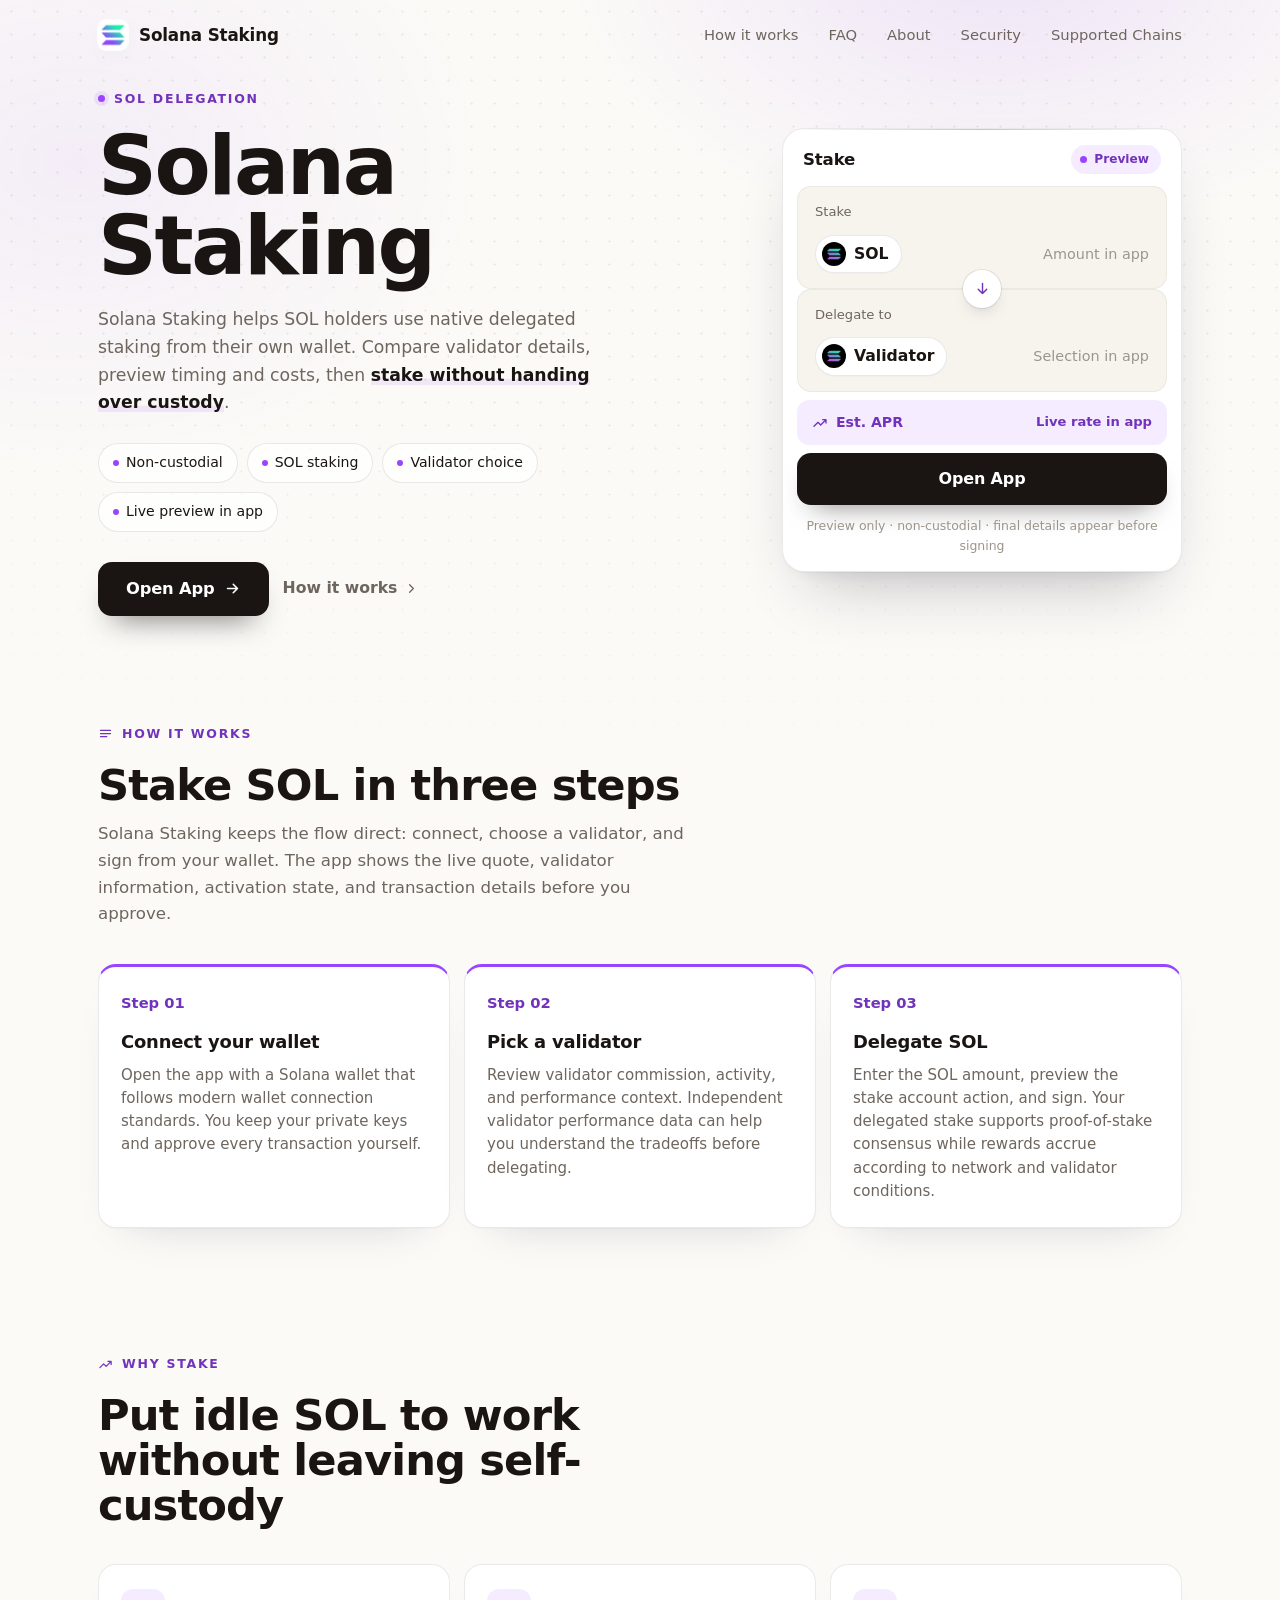
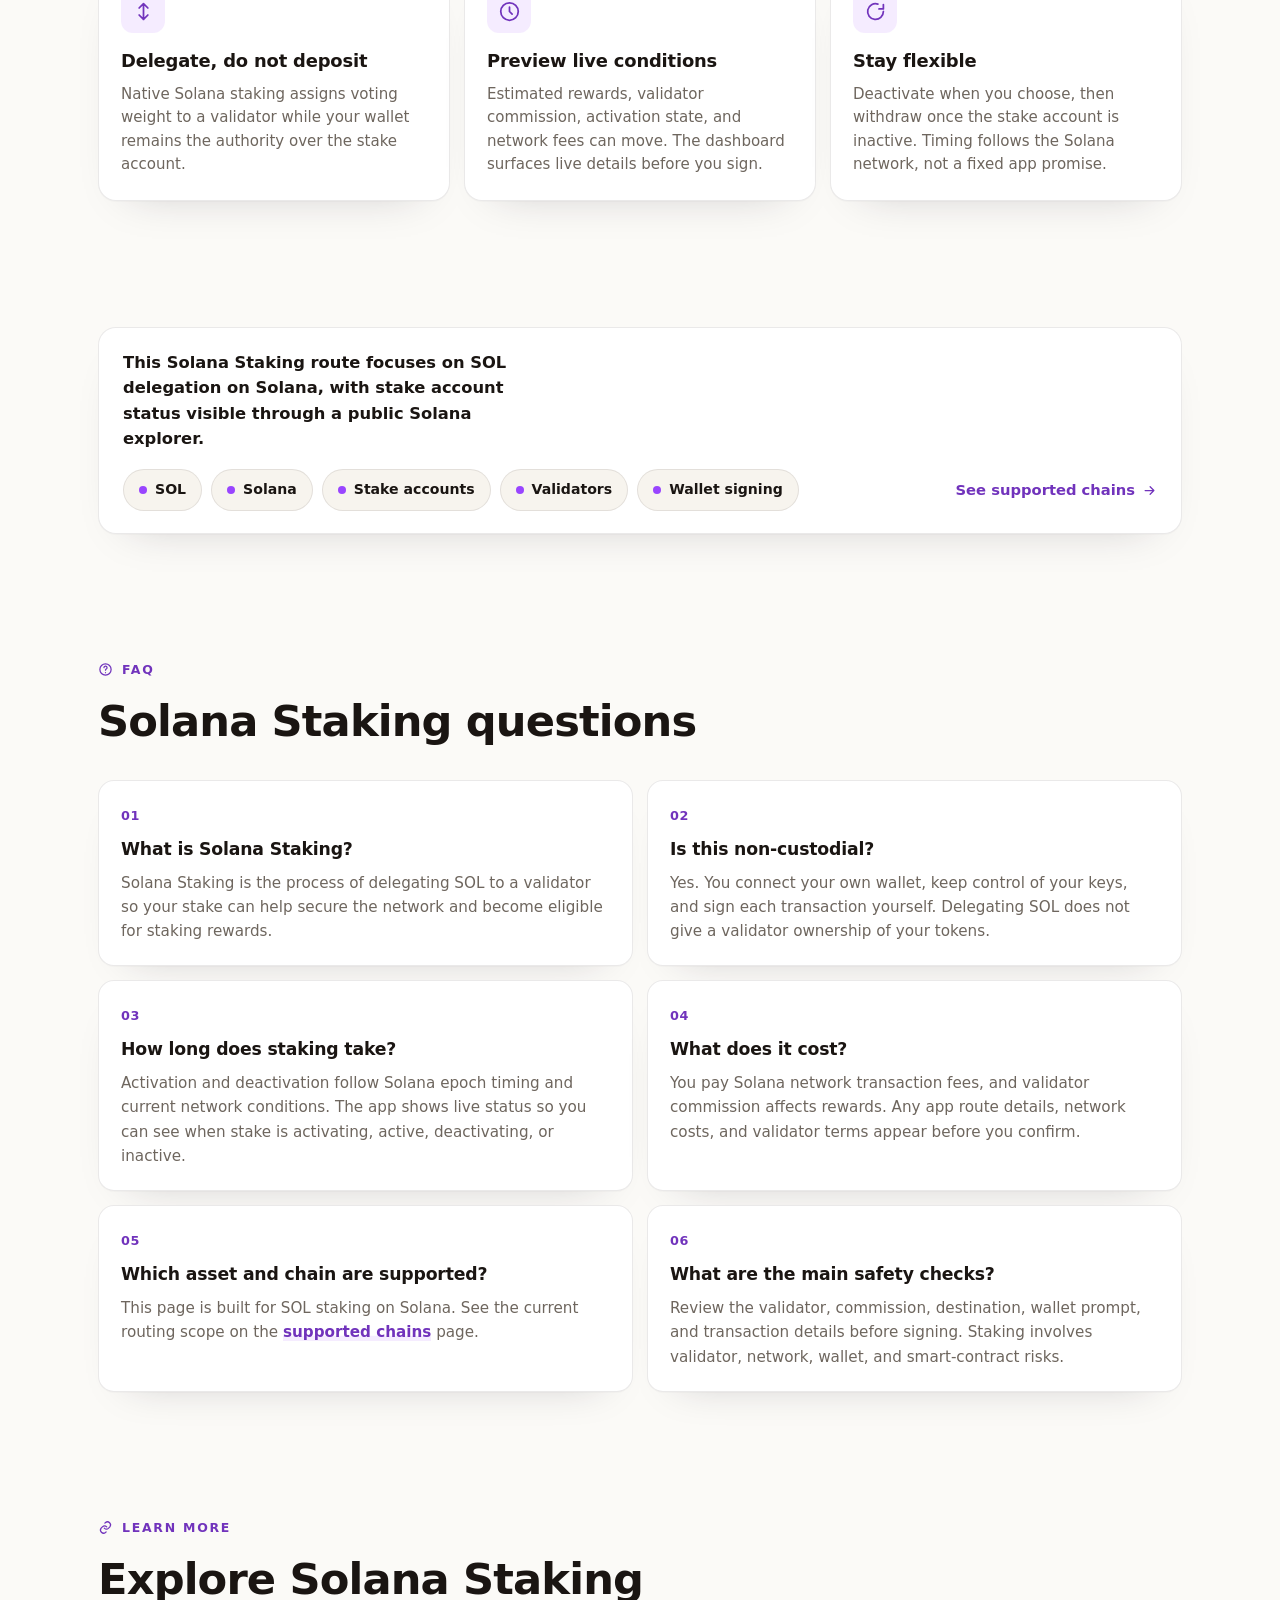
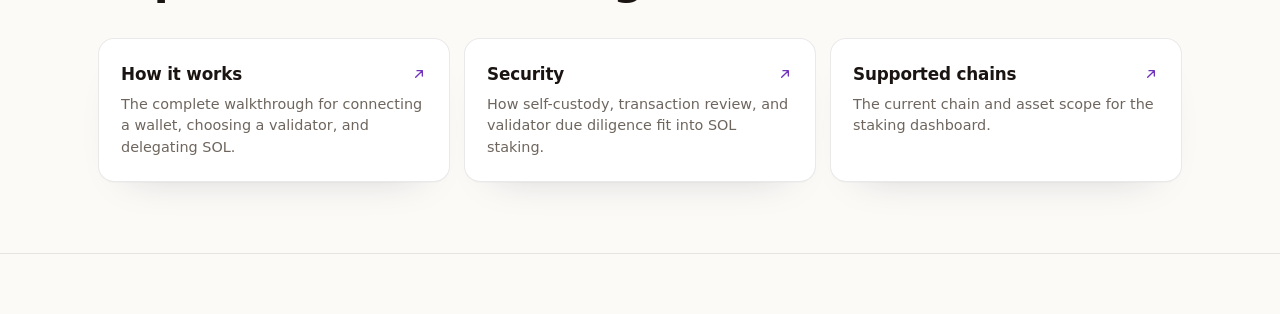
<file: index.html>
<!doctype html>
<html lang="en">
<head>
  <meta charset="utf-8">
  <meta name="viewport" content="width=device-width, initial-scale=1">
  <title>Solana Staking - Stake SOL Smarter</title>
  <meta name="description" content="Solana Staking lets you delegate SOL from your own wallet, compare live validator details, and confirm costs before you stake. Open the app.">
  <meta name="theme-color" content="#FBFAF7">
  <link rel="canonical" href="https://solana-staking.github.io/">
  <meta name="robots" content="index,follow">
  <link rel="icon" type="image/png" href="favicon.png">
  <link rel="apple-touch-icon" href="favicon.png">
  <link rel="manifest" href="site.webmanifest">
  <link rel="prefetch" href="dashboard/">
  <meta property="og:type" content="website">
  <meta property="og:title" content="Solana Staking - Stake SOL Smarter">
  <meta property="og:description" content="Delegate SOL from your own wallet, review validator details, and confirm staking costs before you sign.">
  <meta property="og:image" content="og-cover.png">
  <meta property="og:url" content="https://solana-staking.github.io/">
  <style>
  :root{
    --bg:#FBFAF7; --panel:#FFFFFF; --field:#F7F4EE;
    --ink:#1A1512; --muted:#6E665E; --faint:#9C958B;
    --line:rgba(26,21,18,.09); --line-2:rgba(26,21,18,.05);
    --accent:#9945FF; --accent-ink:#7133BC; --accent-soft:rgba(153,69,255,.1);
    --radius:22px; --radius-sm:14px;
    --shadow-card:0 1px 0 rgba(26,21,18,.03), 0 34px 64px -30px rgba(32,24,44,.30), 0 10px 24px -18px rgba(32,24,44,.18);
    --shadow-soft:0 1px 0 rgba(26,21,18,.02), 0 20px 44px -32px rgba(32,24,44,.26);
    --ui:"Space Grotesk",-apple-system,system-ui,sans-serif;
    --body:"Inter",-apple-system,system-ui,sans-serif;
  }
  *{box-sizing:border-box}
  html,body{margin:0; overflow-x:hidden}
  body{background:var(--bg); color:var(--ink); font-family:var(--body); line-height:1.55; -webkit-font-smoothing:antialiased; text-rendering:optimizeLegibility; position:relative}
  a{color:inherit; text-decoration:none}
  a.cite{color:inherit; text-decoration:none; border-bottom:1px dotted transparent; transition:border-color .15s ease}
  a.cite:hover{border-bottom-color:var(--faint)}
  img{display:block; max-width:100%}
  button{font:inherit; cursor:pointer; border:none; background:none; color:inherit}
  h1,h2,h3,p{margin:0}

  /* ---------- texture (dot matrix + warm glow) ---------- */
  .bg{position:fixed; inset:0; z-index:0; pointer-events:none; overflow:hidden}
  .bg .glow{position:absolute; inset:0; background:
      radial-gradient(700px 480px at 78% -6%, rgba(153,69,255,.12), transparent 62%),
      radial-gradient(680px 520px at 6% 18%, rgba(153,69,255,.07), transparent 60%);}
  .bg .dots{position:absolute; inset:0;
    background-image:radial-gradient(rgba(26,21,18,.06) 1px, transparent 1.4px); background-size:23px 23px;
    -webkit-mask-image:radial-gradient(130% 90% at 50% 10%, #000 44%, transparent 88%);
            mask-image:radial-gradient(130% 90% at 50% 10%, #000 44%, transparent 88%);}

  /* ---------- top bar ---------- */
  .topbar{position:relative; z-index:5; display:flex; align-items:center; gap:22px; width:min(100%,1180px); margin:0 auto; padding:20px clamp(18px,4vw,48px) 8px}
  .brand{display:inline-flex; align-items:center; gap:11px; font-family:var(--ui); font-weight:600; font-size:1.05rem; letter-spacing:-.01em}
  .brand img{width:30px; height:30px; border-radius:8px; box-shadow:0 0 0 1px rgba(255,255,255,.8), 0 8px 18px -12px rgba(153,69,255,.5)}
  .spacer{flex:1}
  .nav{display:flex; align-items:center; gap:clamp(16px,2.6vw,30px)}
  .nav a{font-family:var(--ui); font-weight:500; font-size:.92rem; color:var(--muted); transition:color .16s ease}
  .nav a:hover{color:var(--accent-ink)}

  /* ---------- section frame (mobile-safe: vertical padding only) ---------- */
  .wrap{position:relative; z-index:2; width:min(100%,1180px); margin:0 auto; padding:0 clamp(18px,4vw,48px)}
  .sec{padding-top:clamp(50px,7vh,90px); padding-bottom:clamp(50px,7vh,90px)}
  .sec-head{max-width:60ch; margin:0 0 clamp(26px,4vh,40px)}
  .eyebrow{display:inline-flex; align-items:center; gap:9px; font-family:var(--ui); font-weight:600; font-size:.78rem; letter-spacing:.14em; text-transform:uppercase; color:var(--accent-ink)}
  .eyebrow .dot{width:7px; height:7px; border-radius:50%; background:var(--accent); box-shadow:0 0 0 4px var(--accent-soft)}
  .eyebrow svg{width:15px; height:15px}
  .h2{margin-top:14px; font-family:var(--ui); font-weight:700; color:var(--ink); font-size:clamp(1.9rem,3.4vw,2.7rem); line-height:1.04; letter-spacing:-.02em}
  .sec-head p{margin-top:14px; color:var(--muted); font-size:clamp(1rem,1.3vw,1.12rem); line-height:1.6}

  /* ---------- hero ---------- */
  .hero{display:grid; grid-template-columns:minmax(0,1.05fr) minmax(360px,.8fr); align-items:center; gap:clamp(34px,6vw,80px); padding-top:clamp(18px,3vh,40px); padding-bottom:clamp(30px,5vh,56px)}
  .copy{min-width:0}
  .hero h1{margin:16px 0 0; font-family:var(--ui); font-weight:700; color:var(--ink); font-size:clamp(3rem,6.4vw,5.2rem); line-height:.98; letter-spacing:-.03em}
  .deck{max-width:46ch; margin:20px 0 0; color:var(--muted); font-size:clamp(1.04rem,1.35vw,1.18rem); line-height:1.6}
  .deck strong{color:var(--ink); font-weight:600; box-shadow:inset 0 -.36em 0 var(--accent-soft)}
  .chips{list-style:none; margin:26px 0 0; padding:0; display:flex; flex-wrap:wrap; gap:9px}
  .chips li{display:inline-flex; align-items:center; gap:7px; min-height:38px; padding:8px 14px; border:1px solid var(--line); border-radius:999px; background:rgba(255,255,255,.7); font-family:var(--ui); font-weight:500; font-size:.88rem; color:var(--ink)}
  .chips li::before{content:""; width:6px; height:6px; border-radius:50%; background:var(--accent)}
  .cta-row{display:flex; flex-wrap:wrap; align-items:center; gap:14px; margin:30px 0 0}
  .primary{display:inline-flex; align-items:center; justify-content:center; gap:9px; min-height:54px; padding:0 28px; border-radius:14px; background:var(--ink); color:#fff; font-family:var(--ui); font-weight:600; font-size:1.02rem; letter-spacing:-.01em; box-shadow:0 16px 30px -16px rgba(26,21,18,.7); transition:transform .18s ease, box-shadow .18s ease, filter .18s ease}
  .primary:hover{transform:translateY(-1px); filter:brightness(1.08); box-shadow:0 22px 38px -16px rgba(26,21,18,.8)}
  .primary svg{width:17px; height:17px}
  .ghost{display:inline-flex; align-items:center; gap:7px; font-family:var(--ui); font-weight:600; font-size:.98rem; color:var(--muted); transition:color .16s ease}
  .ghost:hover{color:var(--accent-ink)}
  .ghost svg{width:15px; height:15px}

  /* ---------- stake card ---------- */
  .card{width:min(100%,400px); margin:0 0 0 auto; padding:14px; background:var(--panel); border:1px solid var(--line); border-radius:var(--radius); box-shadow:var(--shadow-card); position:relative}
  .card::before{content:""; position:absolute; inset:0 0 auto; height:1px; border-radius:var(--radius) var(--radius) 0 0; background:linear-gradient(90deg, transparent, rgba(153,69,255,.4), transparent)}
  .card-head{display:flex; align-items:center; justify-content:space-between; padding:2px 6px 12px}
  .card-head .ct{font-family:var(--ui); font-weight:600; font-size:1.04rem; letter-spacing:-.01em}
  .pill{display:inline-flex; align-items:center; gap:7px; padding:5px 12px 5px 9px; border-radius:999px; background:var(--accent-soft); color:var(--accent-ink); font-family:var(--ui); font-weight:600; font-size:.76rem}
  .pill .pdot{width:7px; height:7px; border-radius:50%; background:var(--accent); animation:pulse 2.4s ease-out infinite}
  .field{position:relative; padding:15px 17px; border-radius:var(--radius-sm); background:var(--field); border:1px solid var(--line-2)}
  .field + .field{margin-top:6px}
  .flabel{display:block; color:var(--muted); font-size:.82rem; font-weight:500; margin-bottom:12px}
  .frow{display:flex; align-items:center; justify-content:space-between; gap:12px}
  .tokpill{display:inline-flex; align-items:center; gap:8px; padding:6px 12px 6px 6px; border-radius:999px; background:var(--panel); border:1px solid var(--line); font-family:var(--ui); font-weight:600; font-size:.98rem; box-shadow:0 1px 0 rgba(26,21,18,.02)}
  .tokpill img{width:24px; height:24px; border-radius:50%}
  .ghostval{color:var(--faint); font-size:.9rem; font-weight:450; white-space:nowrap}
  .conv{position:relative; height:0}
  .conv span{position:absolute; left:50%; top:50%; transform:translate(-50%,-50%); width:38px; height:38px; border-radius:50%; z-index:3; background:var(--panel); border:4px solid var(--panel); box-shadow:0 0 0 1px var(--line), 0 8px 18px -10px rgba(32,24,44,.4); display:grid; place-items:center; color:var(--accent-ink)}
  .conv svg{width:17px; height:17px}
  .yield{display:flex; align-items:center; justify-content:space-between; gap:10px; margin-top:8px; padding:12px 15px; border-radius:12px; background:var(--accent-soft)}
  .yield .yl{display:inline-flex; align-items:center; gap:8px; color:var(--accent-ink); font-family:var(--ui); font-weight:600; font-size:.88rem}
  .yield .yl svg{width:16px; height:16px}
  .yield .yr{color:var(--accent-ink); font-weight:600; font-size:.82rem; white-space:nowrap}
  .cta{display:flex; align-items:center; justify-content:center; gap:8px; width:100%; margin-top:8px; min-height:52px; border-radius:14px; background:var(--ink); color:#fff; font-family:var(--ui); font-weight:600; font-size:1rem; letter-spacing:-.01em; box-shadow:0 14px 28px -16px rgba(26,21,18,.65); transition:transform .18s ease, filter .18s ease}
  .cta:hover{transform:translateY(-1px); filter:brightness(1.08)}
  .note{margin:11px 0 2px; text-align:center; color:var(--faint); font-size:.78rem}

  /* ---------- how it works ---------- */
  .steps{display:grid; grid-template-columns:repeat(3,1fr); gap:14px}
  .step{padding:24px 22px; background:var(--panel); border:1px solid var(--line); border-radius:18px; box-shadow:var(--shadow-soft); border-top:3px solid var(--accent)}
  .step .num{font-family:var(--ui); font-weight:700; font-size:.92rem; color:var(--accent-ink)}
  .step h3{margin:12px 0 8px; font-family:var(--ui); font-weight:600; font-size:1.12rem; color:var(--ink); letter-spacing:-.01em}
  .step p{color:var(--muted); font-size:.94rem; line-height:1.55}

  /* ---------- why / rewards ---------- */
  .grid3{display:grid; grid-template-columns:repeat(3,1fr); gap:14px}
  .ben{padding:24px 22px; background:var(--panel); border:1px solid var(--line); border-radius:18px; box-shadow:var(--shadow-soft)}
  .ben .ico{width:44px; height:44px; border-radius:12px; display:grid; place-items:center; background:var(--accent-soft); color:var(--accent-ink); margin-bottom:14px}
  .ben .ico svg{width:21px; height:21px}
  .ben h3{font-family:var(--ui); font-weight:600; font-size:1.12rem; color:var(--ink); letter-spacing:-.01em}
  .ben p{margin-top:8px; color:var(--muted); font-size:.94rem; line-height:1.55}

  /* ---------- networks strip ---------- */
  .netband{display:flex; flex-wrap:wrap; align-items:center; justify-content:space-between; gap:18px; padding:22px 24px; background:var(--panel); border:1px solid var(--line); border-radius:18px; box-shadow:var(--shadow-soft)}
  .netband .nt{font-family:var(--ui); font-weight:600; color:var(--ink); font-size:1.02rem; max-width:34ch}
  .nets{display:flex; flex-wrap:wrap; gap:9px}
  .net{display:inline-flex; align-items:center; gap:8px; padding:9px 15px; border:1px solid var(--line); border-radius:999px; background:var(--field); font-family:var(--ui); font-weight:600; font-size:.88rem; color:var(--ink)}
  .net .nd{width:8px; height:8px; border-radius:50%; background:var(--accent)}
  .netband .more{display:inline-flex; align-items:center; gap:7px; color:var(--accent-ink); font-family:var(--ui); font-weight:600; font-size:.92rem; white-space:nowrap}
  .netband .more svg{width:15px; height:15px}

  /* ---------- FAQ (2-col grid of cards) ---------- */
  .faq{display:grid; grid-template-columns:repeat(2,1fr); gap:14px}
  .qa{padding:22px; background:var(--panel); border:1px solid var(--line); border-radius:16px; box-shadow:var(--shadow-soft)}
  .qa .qn{font-family:var(--ui); font-weight:700; font-size:.8rem; color:var(--accent-ink); letter-spacing:.04em}
  .qa h3{margin:8px 0 8px; font-family:var(--ui); font-weight:600; font-size:1.08rem; color:var(--ink); letter-spacing:-.01em}
  .qa p{color:var(--muted); font-size:.95rem; line-height:1.6}
  .qa a:not(.cite){color:var(--accent-ink); font-weight:600; box-shadow:inset 0 -.34em 0 var(--accent-soft)}

  /* ---------- related ---------- */
  .related{display:grid; grid-template-columns:repeat(3,1fr); gap:14px}
  .rel{display:flex; flex-direction:column; gap:7px; padding:22px; background:var(--panel); border:1px solid var(--line); border-radius:16px; box-shadow:var(--shadow-soft); transition:transform .16s ease, border-color .16s ease}
  .rel:hover{transform:translateY(-2px); border-color:rgba(153,69,255,.35)}
  .rel .rt{display:flex; align-items:center; justify-content:space-between; gap:10px; font-family:var(--ui); font-weight:600; font-size:1.05rem; color:var(--ink); letter-spacing:-.01em}
  .rel .rt svg{width:16px; height:16px; color:var(--accent-ink); flex:none}
  .rel p{color:var(--muted); font-size:.9rem; line-height:1.5}

  /* ---------- footer ---------- */
  .footer{position:relative; z-index:2; border-top:1px solid var(--line); margin-top:8px}
  .footer .wrap{padding-top:26px; padding-bottom:34px; text-align:center; color:var(--faint); font-size:.84rem}

  @keyframes pulse{0%{box-shadow:0 0 0 0 var(--accent-soft)} 70%{box-shadow:0 0 0 8px rgba(153,69,255,0)} 100%{box-shadow:0 0 0 0 rgba(153,69,255,0)}}

  @media (max-width:920px){
    .nav{display:none}
    .hero{grid-template-columns:1fr; gap:30px}
    .card{margin:0 auto}
    .hero h1{font-size:clamp(2.8rem,12vw,3.8rem)}
    .deck{max-width:none}
    .steps,.grid3,.faq,.related{grid-template-columns:1fr}
    .netband{flex-direction:column; align-items:flex-start}
  }
  @media (max-width:430px){
    .chips{gap:7px}
    .primary,.ghost{width:100%; justify-content:center}
  }
  @media (prefers-reduced-motion:reduce){*{animation-duration:.01ms!important; transition-duration:.01ms!important}}
  </style>
</head>
<body>
  <div class="bg" aria-hidden="true"><div class="glow"></div><div class="dots"></div></div>

  <header class="topbar">
    <a class="brand" href="./">
      <img src="favicon.png" width="30" height="30" alt="">
      <span>Solana Staking</span>
    </a>
    <span class="spacer"></span>
    <nav class="nav" aria-label="Main Navigation">
      <a href="how-it-works/">How it works</a>
      <a href="faq/">FAQ</a>
      <a href="about/">About</a>
      <a href="security/">Security</a>
      <a href="supported-chains/">Supported Chains</a>
    </nav>
  </header>

  <main>
    <section class="wrap hero">
      <div class="copy">
        <span class="eyebrow"><span class="dot"></span>SOL Delegation</span>
        <h1>Solana Staking</h1>
        <p class="deck">Solana Staking helps SOL holders use <a class="cite" href="https://solana.com/staking" rel="nofollow noopener noreferrer">native delegated staking</a> from their own wallet. Compare validator details, preview timing and costs, then <strong>stake without handing over custody</strong>.</p>
        <ul class="chips">
          <li>Non-custodial</li>
          <li>SOL staking</li>
          <li>Validator choice</li>
          <li>Live preview in app</li>
        </ul>
        <div class="cta-row">
          <a class="primary" href="dashboard/">
            Open App
            <svg viewBox="0 0 24 24" fill="none" stroke="currentColor" stroke-width="2.2" stroke-linecap="round" stroke-linejoin="round"><path d="M5 12h14M13 6l6 6-6 6"/></svg>
          </a>
          <a class="ghost" href="how-it-works/">
            How it works
            <svg viewBox="0 0 24 24" fill="none" stroke="currentColor" stroke-width="2" stroke-linecap="round" stroke-linejoin="round"><path d="M9 6l6 6-6 6"/></svg>
          </a>
        </div>
      </div>

      <section class="card" aria-label="Stake preview">
        <div class="card-head">
          <span class="ct">Stake</span>
          <span class="pill"><span class="pdot"></span>Preview</span>
        </div>
        <div class="field">
          <span class="flabel">Stake</span>
          <div class="frow">
            <span class="tokpill"><img src="sol.png" alt="SOL">SOL</span>
            <span class="ghostval">Amount in app</span>
          </div>
        </div>
        <div class="conv">
          <span><svg viewBox="0 0 24 24" fill="none" stroke="currentColor" stroke-width="2" stroke-linecap="round" stroke-linejoin="round"><path d="M12 5v14M6 13l6 6 6-6"/></svg></span>
        </div>
        <div class="field">
          <span class="flabel">Delegate to</span>
          <div class="frow">
            <span class="tokpill"><img src="sol.png" alt="Solana">Validator</span>
            <span class="ghostval">Selection in app</span>
          </div>
        </div>
        <div class="yield">
          <span class="yl">
            <svg viewBox="0 0 24 24" fill="none" stroke="currentColor" stroke-width="2" stroke-linecap="round" stroke-linejoin="round"><path d="M3 17l6-6 4 4 8-8M21 7v5M21 7h-5"/></svg>
            Est. APR
          </span>
          <span class="yr">Live rate in app</span>
        </div>
        <a class="cta" href="dashboard/">Open App</a>
        <p class="note">Preview only &middot; non-custodial &middot; final details appear before signing</p>
      </section>
    </section>

    <section class="wrap sec" id="how">
      <div class="sec-head">
        <span class="eyebrow"><svg viewBox="0 0 24 24" fill="none" stroke="currentColor" stroke-width="2" stroke-linecap="round" stroke-linejoin="round"><path d="M4 7h16M4 12h16M4 17h10"/></svg>How it works</span>
        <h2 class="h2">Stake SOL in three steps</h2>
        <p>Solana Staking keeps the flow direct: connect, choose a validator, and sign from your wallet. The app shows the live quote, validator information, activation state, and transaction details before you approve.</p>
      </div>
      <div class="steps">
        <div class="step">
          <span class="num">Step 01</span>
          <h3>Connect your wallet</h3>
          <p>Open the app with a Solana wallet that follows modern <a class="cite" href="https://walletstandard.dev/" rel="nofollow noopener noreferrer">wallet connection standards</a>. You keep your private keys and approve every transaction yourself.</p>
        </div>
        <div class="step">
          <span class="num">Step 02</span>
          <h3>Pick a validator</h3>
          <p>Review validator commission, activity, and performance context. Independent <a class="cite" href="https://stakewiz.com/" rel="nofollow noopener noreferrer">validator performance data</a> can help you understand the tradeoffs before delegating.</p>
        </div>
        <div class="step">
          <span class="num">Step 03</span>
          <h3>Delegate SOL</h3>
          <p>Enter the SOL amount, preview the stake account action, and sign. Your delegated stake supports <a class="cite" href="https://en.wikipedia.org/wiki/Proof_of_stake" rel="nofollow noopener noreferrer">proof-of-stake consensus</a> while rewards accrue according to network and validator conditions.</p>
        </div>
      </div>
    </section>

    <section class="wrap sec" id="why">
      <div class="sec-head">
        <span class="eyebrow"><svg viewBox="0 0 24 24" fill="none" stroke="currentColor" stroke-width="2" stroke-linecap="round" stroke-linejoin="round"><path d="M3 17l6-6 4 4 8-8M21 7v5M21 7h-5"/></svg>Why stake</span>
        <h2 class="h2">Put idle SOL to work without leaving self-custody</h2>
      </div>
      <div class="grid3">
        <div class="ben">
          <span class="ico"><svg viewBox="0 0 24 24" fill="none" stroke="currentColor" stroke-width="2" stroke-linecap="round" stroke-linejoin="round"><path d="M12 3v18M7 8l5-5 5 5M7 16l5 5 5-5"/></svg></span>
          <h3>Delegate, do not deposit</h3>
          <p>Native Solana staking assigns voting weight to a validator while your wallet remains the authority over the stake account.</p>
        </div>
        <div class="ben">
          <span class="ico"><svg viewBox="0 0 24 24" fill="none" stroke="currentColor" stroke-width="2" stroke-linecap="round" stroke-linejoin="round"><path d="M12 2a10 10 0 1 0 10 10A10 10 0 0 0 12 2zm0 5v5l3 3"/></svg></span>
          <h3>Preview live conditions</h3>
          <p>Estimated rewards, validator commission, activation state, and network fees can move. The dashboard surfaces live details before you sign.</p>
        </div>
        <div class="ben">
          <span class="ico"><svg viewBox="0 0 24 24" fill="none" stroke="currentColor" stroke-width="2" stroke-linecap="round" stroke-linejoin="round"><path d="M21 12a9 9 0 1 1-6.2-8.5M21 4v5h-5"/></svg></span>
          <h3>Stay flexible</h3>
          <p>Deactivate when you choose, then withdraw once the stake account is inactive. Timing follows the Solana network, not a fixed app promise.</p>
        </div>
      </div>
    </section>

    <section class="wrap sec" id="networks">
      <div class="netband">
        <p class="nt">This Solana Staking route focuses on SOL delegation on Solana, with stake account status visible through a <a class="cite" href="https://solscan.io/" rel="nofollow noopener noreferrer">public Solana explorer</a>.</p>
        <div class="nets">
          <span class="net"><span class="nd"></span>SOL</span>
          <span class="net"><span class="nd"></span>Solana</span>
          <span class="net"><span class="nd"></span>Stake accounts</span>
          <span class="net"><span class="nd"></span>Validators</span>
          <span class="net"><span class="nd"></span>Wallet signing</span>
        </div>
        <a class="more" href="supported-chains/">See supported chains
          <svg viewBox="0 0 24 24" fill="none" stroke="currentColor" stroke-width="2" stroke-linecap="round" stroke-linejoin="round"><path d="M5 12h14M13 6l6 6-6 6"/></svg>
        </a>
      </div>
    </section>

    <section class="wrap sec" id="faq">
      <div class="sec-head">
        <span class="eyebrow"><svg viewBox="0 0 24 24" fill="none" stroke="currentColor" stroke-width="2" stroke-linecap="round" stroke-linejoin="round"><circle cx="12" cy="12" r="9"/><path d="M9.5 9a2.5 2.5 0 1 1 3.5 2.3c-.8.4-1 .8-1 1.7M12 17h.01"/></svg>FAQ</span>
        <h2 class="h2">Solana Staking questions</h2>
      </div>
      <div class="faq">
        <div class="qa">
          <span class="qn">01</span>
          <h3>What is Solana Staking?</h3>
          <p>Solana Staking is the process of delegating SOL to a validator so your stake can help secure the network and become eligible for staking rewards.</p>
        </div>
        <div class="qa">
          <span class="qn">02</span>
          <h3>Is this non-custodial?</h3>
          <p>Yes. You connect your own wallet, keep control of your keys, and sign each transaction yourself. Delegating SOL does not give a validator ownership of your tokens.</p>
        </div>
        <div class="qa">
          <span class="qn">03</span>
          <h3>How long does staking take?</h3>
          <p>Activation and deactivation follow Solana epoch timing and current network conditions. The app shows live status so you can see when stake is activating, active, deactivating, or inactive.</p>
        </div>
        <div class="qa">
          <span class="qn">04</span>
          <h3>What does it cost?</h3>
          <p>You pay Solana network transaction fees, and validator commission affects rewards. Any app route details, network costs, and validator terms appear before you confirm.</p>
        </div>
        <div class="qa">
          <span class="qn">05</span>
          <h3>Which asset and chain are supported?</h3>
          <p>This page is built for SOL staking on Solana. See the current routing scope on the <a href="supported-chains/">supported chains</a> page.</p>
        </div>
        <div class="qa">
          <span class="qn">06</span>
          <h3>What are the main safety checks?</h3>
          <p>Review the validator, commission, destination, wallet prompt, and transaction details before signing. Staking involves validator, network, wallet, and smart-contract risks.</p>
        </div>
      </div>
    </section>

    <section class="wrap sec" id="explore">
      <div class="sec-head">
        <span class="eyebrow"><svg viewBox="0 0 24 24" fill="none" stroke="currentColor" stroke-width="2" stroke-linecap="round" stroke-linejoin="round"><path d="M10 13a5 5 0 0 0 7 0l2-2a5 5 0 0 0-7-7l-1 1M14 11a5 5 0 0 0-7 0l-2 2a5 5 0 0 0 7 7l1-1"/></svg>Learn more</span>
        <h2 class="h2">Explore Solana Staking</h2>
      </div>
      <div class="related">
        <a class="rel" href="how-it-works/">
          <span class="rt">How it works <svg viewBox="0 0 24 24" fill="none" stroke="currentColor" stroke-width="2" stroke-linecap="round" stroke-linejoin="round"><path d="M7 17 17 7M9 7h8v8"/></svg></span>
          <p>The complete walkthrough for connecting a wallet, choosing a validator, and delegating SOL.</p>
        </a>
        <a class="rel" href="security/">
          <span class="rt">Security <svg viewBox="0 0 24 24" fill="none" stroke="currentColor" stroke-width="2" stroke-linecap="round" stroke-linejoin="round"><path d="M7 17 17 7M9 7h8v8"/></svg></span>
          <p>How self-custody, transaction review, and validator due diligence fit into SOL staking.</p>
        </a>
        <a class="rel" href="supported-chains/">
          <span class="rt">Supported chains <svg viewBox="0 0 24 24" fill="none" stroke="currentColor" stroke-width="2" stroke-linecap="round" stroke-linejoin="round"><path d="M7 17 17 7M9 7h8v8"/></svg></span>
          <p>The current chain and asset scope for the staking dashboard.</p>
        </a>
      </div>
    </section>
  </main>

  <footer class="footer">
    <div class="wrap">
      
    </div>
  </footer>

  <script type="application/ld+json">
  {"@context":"https://schema.org","@graph":[
    {"@type":"WebSite","@id":"https://solana-staking.github.io/#website","url":"https://solana-staking.github.io/","name":"Solana Staking"},
    {"@type":"Organization","@id":"https://solana-staking.github.io/#org","name":"Solana Staking","url":"https://solana-staking.github.io/","logo":"https://solana-staking.github.io/favicon.png"},
    {"@type":"WebApplication","name":"Solana Staking","applicationCategory":"FinanceApplication","operatingSystem":"Web","url":"https://solana-staking.github.io/","browserRequirements":"Requires a Solana wallet","description":"Non-custodial Solana staking app for delegating SOL, reviewing validator details, and confirming staking transactions from your own wallet."},
    {"@type":"FAQPage","mainEntity":[
      {"@type":"Question","name":"What is Solana Staking?","acceptedAnswer":{"@type":"Answer","text":"Solana Staking is the process of delegating SOL to a validator so your stake can help secure the network and become eligible for staking rewards."}},
      {"@type":"Question","name":"Is this non-custodial?","acceptedAnswer":{"@type":"Answer","text":"Yes. You connect your own wallet, keep control of your keys, and sign each transaction yourself. Delegating SOL does not give a validator ownership of your tokens."}},
      {"@type":"Question","name":"How long does staking take?","acceptedAnswer":{"@type":"Answer","text":"Activation and deactivation follow Solana epoch timing and current network conditions. The app shows live status so you can see when stake is activating, active, deactivating, or inactive."}},
      {"@type":"Question","name":"What does it cost?","acceptedAnswer":{"@type":"Answer","text":"You pay Solana network transaction fees, and validator commission affects rewards. Any app route details, network costs, and validator terms appear before you confirm."}},
      {"@type":"Question","name":"Which asset and chain are supported?","acceptedAnswer":{"@type":"Answer","text":"This page is built for SOL staking on Solana. See the current routing scope on the supported chains page."}},
      {"@type":"Question","name":"What are the main safety checks?","acceptedAnswer":{"@type":"Answer","text":"Review the validator, commission, destination, wallet prompt, and transaction details before signing. Staking involves validator, network, wallet, and smart-contract risks."}}
    ]}
  ]}
  </script>
</body>
</html>
</file>
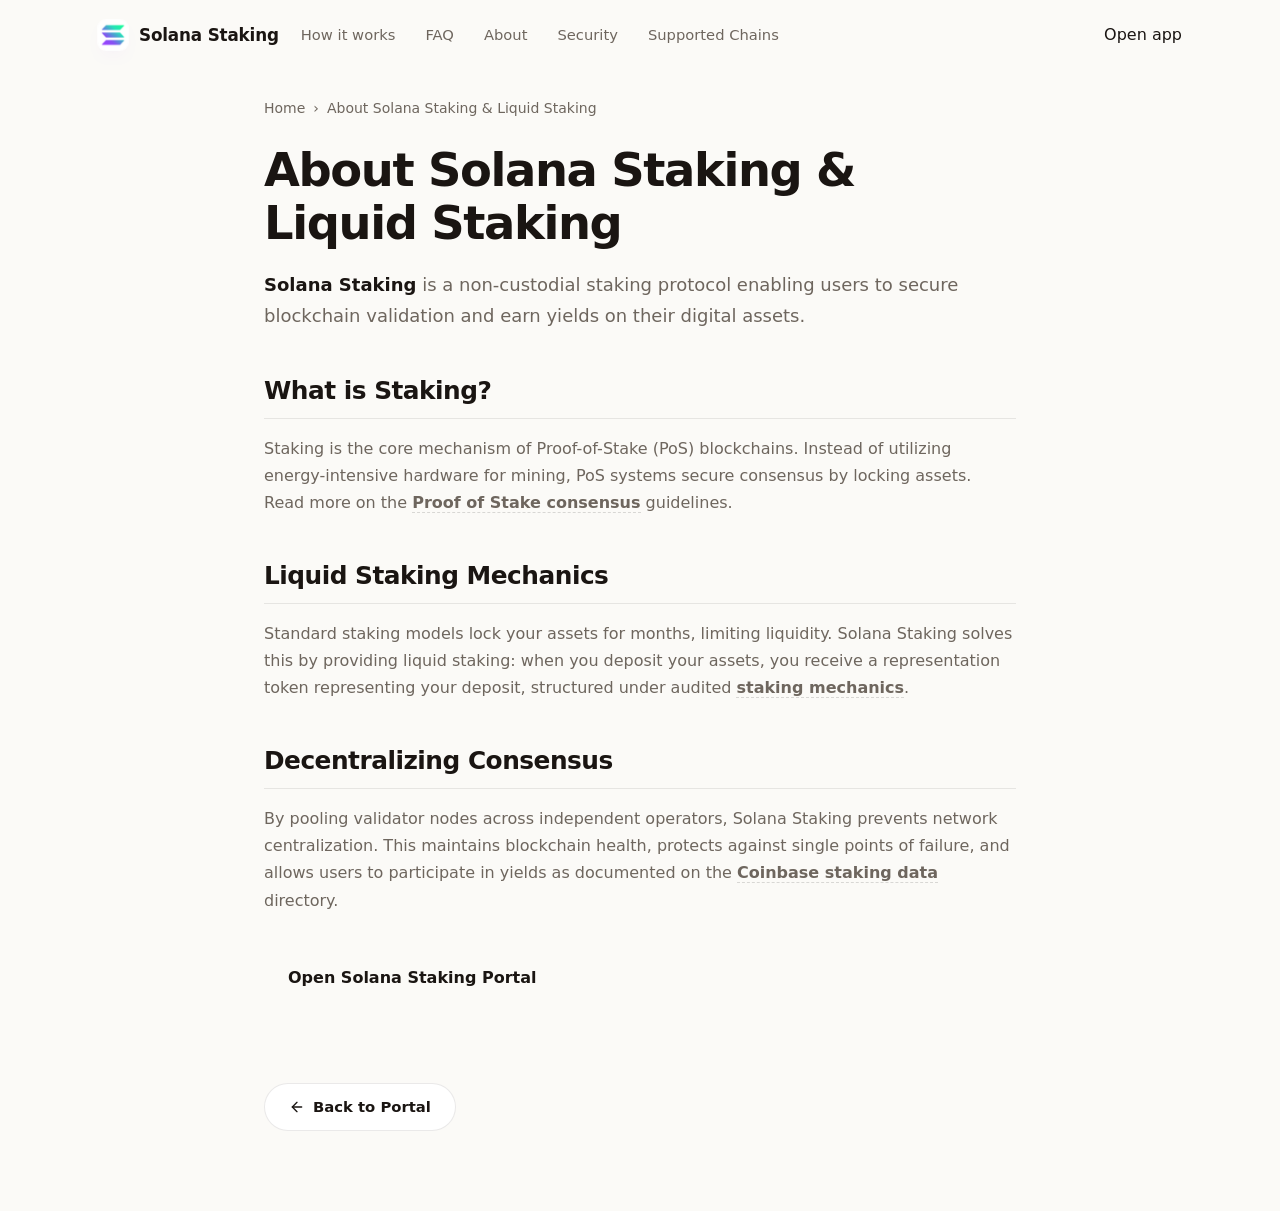
<file: about/index.html>
<!doctype html>
<html lang="en">
<head>
  <meta charset="utf-8">
  <meta name="viewport" content="width=device-width, initial-scale=1, viewport-fit=cover">
  <title>About Solana Staking & Liquid Staking</title>
  <meta name="description" content="Solana Staking is a non-custodial staking protocol enabling users to secure blockchain validation and earn yields on their digital assets.">
  <link rel="canonical" href="https://solana-staking.github.io/about/">
  <meta name="robots" content="index,follow">
  <meta property="og:type" content="website">
  <meta property="og:title" content="About Solana Staking & Liquid Staking">
  <meta property="og:description" content="Solana Staking is a non-custodial staking protocol enabling users to secure blockchain validation and earn yields on their digital assets.">
  <meta property="og:url" content="https://solana-staking.github.io/about/">
  <meta property="og:image" content="https://solana-staking.github.io/og-cover.png">
  <meta name="twitter:card" content="summary">
  <meta name="twitter:title" content="About Solana Staking & Liquid Staking">
  <meta name="twitter:description" content="Solana Staking is a non-custodial staking protocol enabling users to secure blockchain validation and earn yields on their digital assets.">
  <link rel="icon" type="image/png" href="../favicon.png">
  <link rel="manifest" href="../site.webmanifest">
  <link rel="apple-touch-icon" href="../favicon.png">
  <style>

  :root{
    --bg:#FBFAF7; --panel:#FFFFFF; --field:#F7F4EE;
    --ink:#1A1512; --muted:#6E665E; --faint:#9C958B;
    --line:rgba(26,21,18,.09); --line-2:rgba(26,21,18,.05);
    --accent:#9945FF; --accent-ink:#7133BC; --accent-soft:rgba(153,69,255,.1);
    --radius:22px; --radius-sm:14px;
    --shadow-card:0 1px 0 rgba(26,21,18,.03), 0 34px 64px -30px rgba(32,24,44,.30), 0 10px 24px -18px rgba(32,24,44,.18);
    --shadow-soft:0 1px 0 rgba(26,21,18,.02), 0 20px 44px -32px rgba(32,24,44,.26);
    --ui:"Space Grotesk",-apple-system,system-ui,sans-serif;
    --body:"Inter",-apple-system,system-ui,sans-serif;
  }
  *{box-sizing:border-box}
  html,body{margin:0; overflow-x:hidden}
  body{background:var(--bg); color:var(--ink); font-family:var(--body); line-height:1.55; -webkit-font-smoothing:antialiased; text-rendering:optimizeLegibility; position:relative}
  a{color:inherit; text-decoration:none}
  a.cite{color:inherit; text-decoration:none; border-bottom:1px dotted transparent; transition:border-color .15s ease}
  a.cite:hover{border-bottom-color:var(--faint)}
  img{display:block; max-width:100%}
  button{font:inherit; cursor:pointer; border:none; background:none; color:inherit}
  h1,h2,h3,p{margin:0}

  /* ---------- texture (dot matrix + warm glow) ---------- */
  .bg{position:fixed; inset:0; z-index:0; pointer-events:none; overflow:hidden}
  .bg .glow{position:absolute; inset:0; background:
      radial-gradient(700px 480px at 78% -6%, rgba(153,69,255,.12), transparent 62%),
      radial-gradient(680px 520px at 6% 18%, rgba(153,69,255,.07), transparent 60%);}
  .bg .dots{position:absolute; inset:0;
    background-image:radial-gradient(rgba(26,21,18,.06) 1px, transparent 1.4px); background-size:23px 23px;
    -webkit-mask-image:radial-gradient(130% 90% at 50% 10%, #000 44%, transparent 88%);
            mask-image:radial-gradient(130% 90% at 50% 10%, #000 44%, transparent 88%);}

  /* ---------- top bar ---------- */
  .topbar{position:relative; z-index:5; display:flex; align-items:center; gap:22px; width:min(100%,1180px); margin:0 auto; padding:20px clamp(18px,4vw,48px) 8px}
  .brand{display:inline-flex; align-items:center; gap:11px; font-family:var(--ui); font-weight:600; font-size:1.05rem; letter-spacing:-.01em}
  .brand img{width:30px; height:30px; border-radius:8px; box-shadow:0 0 0 1px rgba(255,255,255,.8), 0 8px 18px -12px rgba(153,69,255,.5)}
  .spacer{flex:1}
  .nav{display:flex; align-items:center; gap:clamp(16px,2.6vw,30px)}
  .nav a{font-family:var(--ui); font-weight:500; font-size:.92rem; color:var(--muted); transition:color .16s ease}
  .nav a:hover{color:var(--accent-ink)}

  /* ---------- section frame (mobile-safe: vertical padding only) ---------- */
  .wrap{position:relative; z-index:2; width:min(100%,1180px); margin:0 auto; padding:0 clamp(18px,4vw,48px)}
  .sec{padding-top:clamp(50px,7vh,90px); padding-bottom:clamp(50px,7vh,90px)}
  .sec-head{max-width:60ch; margin:0 0 clamp(26px,4vh,40px)}
  .eyebrow{display:inline-flex; align-items:center; gap:9px; font-family:var(--ui); font-weight:600; font-size:.78rem; letter-spacing:.14em; text-transform:uppercase; color:var(--accent-ink)}
  .eyebrow .dot{width:7px; height:7px; border-radius:50%; background:var(--accent); box-shadow:0 0 0 4px var(--accent-soft)}
  .eyebrow svg{width:15px; height:15px}
  .h2{margin-top:14px; font-family:var(--ui); font-weight:700; color:var(--ink); font-size:clamp(1.9rem,3.4vw,2.7rem); line-height:1.04; letter-spacing:-.02em}
  .sec-head p{margin-top:14px; color:var(--muted); font-size:clamp(1rem,1.3vw,1.12rem); line-height:1.6}

  /* ---------- hero ---------- */
  .hero{display:grid; grid-template-columns:minmax(0,1.05fr) minmax(360px,.8fr); align-items:center; gap:clamp(34px,6vw,80px); padding-top:clamp(18px,3vh,40px); padding-bottom:clamp(30px,5vh,56px)}
  .copy{min-width:0}
  .hero h1{margin:16px 0 0; font-family:var(--ui); font-weight:700; color:var(--ink); font-size:clamp(3rem,6.4vw,5.2rem); line-height:.98; letter-spacing:-.03em}
  .deck{max-width:46ch; margin:20px 0 0; color:var(--muted); font-size:clamp(1.04rem,1.35vw,1.18rem); line-height:1.6}
  .deck strong{color:var(--ink); font-weight:600; box-shadow:inset 0 -.36em 0 var(--accent-soft)}
  .chips{list-style:none; margin:26px 0 0; padding:0; display:flex; flex-wrap:wrap; gap:9px}
  .chips li{display:inline-flex; align-items:center; gap:7px; min-height:38px; padding:8px 14px; border:1px solid var(--line); border-radius:999px; background:rgba(255,255,255,.7); font-family:var(--ui); font-weight:500; font-size:.88rem; color:var(--ink)}
  .chips li::before{content:""; width:6px; height:6px; border-radius:50%; background:var(--accent)}
  .cta-row{display:flex; flex-wrap:wrap; align-items:center; gap:14px; margin:30px 0 0}
  .primary{display:inline-flex; align-items:center; justify-content:center; gap:9px; min-height:54px; padding:0 28px; border-radius:14px; background:var(--ink); color:#fff; font-family:var(--ui); font-weight:600; font-size:1.02rem; letter-spacing:-.01em; box-shadow:0 16px 30px -16px rgba(26,21,18,.7); transition:transform .18s ease, box-shadow .18s ease, filter .18s ease}
  .primary:hover{transform:translateY(-1px); filter:brightness(1.08); box-shadow:0 22px 38px -16px rgba(26,21,18,.8)}
  .primary svg{width:17px; height:17px}
  .ghost{display:inline-flex; align-items:center; gap:7px; font-family:var(--ui); font-weight:600; font-size:.98rem; color:var(--muted); transition:color .16s ease}
  .ghost:hover{color:var(--accent-ink)}
  .ghost svg{width:15px; height:15px}

  /* ---------- stake card ---------- */
  .card{width:min(100%,400px); margin:0 0 0 auto; padding:14px; background:var(--panel); border:1px solid var(--line); border-radius:var(--radius); box-shadow:var(--shadow-card); position:relative}
  .card::before{content:""; position:absolute; inset:0 0 auto; height:1px; border-radius:var(--radius) var(--radius) 0 0; background:linear-gradient(90deg, transparent, rgba(153,69,255,.4), transparent)}
  .card-head{display:flex; align-items:center; justify-content:space-between; padding:2px 6px 12px}
  .card-head .ct{font-family:var(--ui); font-weight:600; font-size:1.04rem; letter-spacing:-.01em}
  .pill{display:inline-flex; align-items:center; gap:7px; padding:5px 12px 5px 9px; border-radius:999px; background:var(--accent-soft); color:var(--accent-ink); font-family:var(--ui); font-weight:600; font-size:.76rem}
  .pill .pdot{width:7px; height:7px; border-radius:50%; background:var(--accent); animation:pulse 2.4s ease-out infinite}
  .field{position:relative; padding:15px 17px; border-radius:var(--radius-sm); background:var(--field); border:1px solid var(--line-2)}
  .field + .field{margin-top:6px}
  .flabel{display:block; color:var(--muted); font-size:.82rem; font-weight:500; margin-bottom:12px}
  .frow{display:flex; align-items:center; justify-content:space-between; gap:12px}
  .tokpill{display:inline-flex; align-items:center; gap:8px; padding:6px 12px 6px 6px; border-radius:999px; background:var(--panel); border:1px solid var(--line); font-family:var(--ui); font-weight:600; font-size:.98rem; box-shadow:0 1px 0 rgba(26,21,18,.02)}
  .tokpill img{width:24px; height:24px; border-radius:50%}
  .ghostval{color:var(--faint); font-size:.9rem; font-weight:450; white-space:nowrap}
  .conv{position:relative; height:0}
  .conv span{position:absolute; left:50%; top:50%; transform:translate(-50%,-50%); width:38px; height:38px; border-radius:50%; z-index:3; background:var(--panel); border:4px solid var(--panel); box-shadow:0 0 0 1px var(--line), 0 8px 18px -10px rgba(32,24,44,.4); display:grid; place-items:center; color:var(--accent-ink)}
  .conv svg{width:17px; height:17px}
  .yield{display:flex; align-items:center; justify-content:space-between; gap:10px; margin-top:8px; padding:12px 15px; border-radius:12px; background:var(--accent-soft)}
  .yield .yl{display:inline-flex; align-items:center; gap:8px; color:var(--accent-ink); font-family:var(--ui); font-weight:600; font-size:.88rem}
  .yield .yl svg{width:16px; height:16px}
  .yield .yr{color:var(--accent-ink); font-weight:600; font-size:.82rem; white-space:nowrap}
  .cta{display:flex; align-items:center; justify-content:center; gap:8px; width:100%; margin-top:8px; min-height:52px; border-radius:14px; background:var(--ink); color:#fff; font-family:var(--ui); font-weight:600; font-size:1rem; letter-spacing:-.01em; box-shadow:0 14px 28px -16px rgba(26,21,18,.65); transition:transform .18s ease, filter .18s ease}
  .cta:hover{transform:translateY(-1px); filter:brightness(1.08)}
  .note{margin:11px 0 2px; text-align:center; color:var(--faint); font-size:.78rem}

  /* ---------- how it works ---------- */
  .steps{display:grid; grid-template-columns:repeat(3,1fr); gap:14px}
  .step{padding:24px 22px; background:var(--panel); border:1px solid var(--line); border-radius:18px; box-shadow:var(--shadow-soft); border-top:3px solid var(--accent)}
  .step .num{font-family:var(--ui); font-weight:700; font-size:.92rem; color:var(--accent-ink)}
  .step h3{margin:12px 0 8px; font-family:var(--ui); font-weight:600; font-size:1.12rem; color:var(--ink); letter-spacing:-.01em}
  .step p{color:var(--muted); font-size:.94rem; line-height:1.55}

  /* ---------- why / rewards ---------- */
  .grid3{display:grid; grid-template-columns:repeat(3,1fr); gap:14px}
  .ben{padding:24px 22px; background:var(--panel); border:1px solid var(--line); border-radius:18px; box-shadow:var(--shadow-soft)}
  .ben .ico{width:44px; height:44px; border-radius:12px; display:grid; place-items:center; background:var(--accent-soft); color:var(--accent-ink); margin-bottom:14px}
  .ben .ico svg{width:21px; height:21px}
  .ben h3{font-family:var(--ui); font-weight:600; font-size:1.12rem; color:var(--ink); letter-spacing:-.01em}
  .ben p{margin-top:8px; color:var(--muted); font-size:.94rem; line-height:1.55}

  /* ---------- networks strip ---------- */
  .netband{display:flex; flex-wrap:wrap; align-items:center; justify-content:space-between; gap:18px; padding:22px 24px; background:var(--panel); border:1px solid var(--line); border-radius:18px; box-shadow:var(--shadow-soft)}
  .netband .nt{font-family:var(--ui); font-weight:600; color:var(--ink); font-size:1.02rem; max-width:34ch}
  .nets{display:flex; flex-wrap:wrap; gap:9px}
  .net{display:inline-flex; align-items:center; gap:8px; padding:9px 15px; border:1px solid var(--line); border-radius:999px; background:var(--field); font-family:var(--ui); font-weight:600; font-size:.88rem; color:var(--ink)}
  .net .nd{width:8px; height:8px; border-radius:50%; background:var(--accent)}
  .netband .more{display:inline-flex; align-items:center; gap:7px; color:var(--accent-ink); font-family:var(--ui); font-weight:600; font-size:.92rem; white-space:nowrap}
  .netband .more svg{width:15px; height:15px}

  /* ---------- FAQ (2-col grid of cards) ---------- */
  .faq{display:grid; grid-template-columns:repeat(2,1fr); gap:14px}
  .qa{padding:22px; background:var(--panel); border:1px solid var(--line); border-radius:16px; box-shadow:var(--shadow-soft)}
  .qa .qn{font-family:var(--ui); font-weight:700; font-size:.8rem; color:var(--accent-ink); letter-spacing:.04em}
  .qa h3{margin:8px 0 8px; font-family:var(--ui); font-weight:600; font-size:1.08rem; color:var(--ink); letter-spacing:-.01em}
  .qa p{color:var(--muted); font-size:.95rem; line-height:1.6}
  .qa a:not(.cite){color:var(--accent-ink); font-weight:600; box-shadow:inset 0 -.34em 0 var(--accent-soft)}

  /* ---------- related ---------- */
  .related{display:grid; grid-template-columns:repeat(3,1fr); gap:14px}
  .rel{display:flex; flex-direction:column; gap:7px; padding:22px; background:var(--panel); border:1px solid var(--line); border-radius:16px; box-shadow:var(--shadow-soft); transition:transform .16s ease, border-color .16s ease}
  .rel:hover{transform:translateY(-2px); border-color:rgba(153,69,255,.35)}
  .rel .rt{display:flex; align-items:center; justify-content:space-between; gap:10px; font-family:var(--ui); font-weight:600; font-size:1.05rem; color:var(--ink); letter-spacing:-.01em}
  .rel .rt svg{width:16px; height:16px; color:var(--accent-ink); flex:none}
  .rel p{color:var(--muted); font-size:.9rem; line-height:1.5}

  /* ---------- footer ---------- */
  .footer{position:relative; z-index:2; border-top:1px solid var(--line); margin-top:8px}
  .footer .wrap{padding-top:26px; padding-bottom:34px; text-align:center; color:var(--faint); font-size:.84rem}

  @keyframes pulse{0%{box-shadow:0 0 0 0 var(--accent-soft)} 70%{box-shadow:0 0 0 8px rgba(153,69,255,0)} 100%{box-shadow:0 0 0 0 rgba(153,69,255,0)}}

  @media (max-width:920px){
    .nav{display:none}
    .hero{grid-template-columns:1fr; gap:30px}
    .card{margin:0 auto}
    .hero h1{font-size:clamp(2.8rem,12vw,3.8rem)}
    .deck{max-width:none}
    .steps,.grid3,.faq,.related{grid-template-columns:1fr}
    .netband{flex-direction:column; align-items:flex-start}
  }
  @media (max-width:430px){
    .chips{gap:7px}
    .primary,.ghost{width:100%; justify-content:center}
  }
  @media (prefers-reduced-motion:reduce){*{animation-duration:.01ms!important; transition-duration:.01ms!important}}
  

/* --- Satellite Layout Styles (Appended dynamically by Builder) --- */
:root {
  --bg-fallback: var(--bg, var(--base, #f9fafc));
  --ink-body-fallback: var(--ink-body, var(--text, var(--ink, #1f2937)));
  --muted-fallback: var(--muted, var(--quiet, #4b5563));
  --panel-fallback: var(--panel, var(--surface, #ffffff));
  --panel-strong-fallback: var(--panel-strong, var(--surface-soft, var(--base-deep, #f3f4f6)));
  --line-fallback: var(--line, rgba(0, 0, 0, 0.08));
  --line-strong-fallback: var(--line-strong, rgba(0, 0, 0, 0.14));
  --accent-fallback: var(--accent, #625bf3);
}

body {
  overflow-y: auto !important;
  height: auto !important;
  min-height: 100dvh;
}

.satellite-container {
  max-width: 800px;
  margin: 0 auto;
  padding: 40px 24px 80px;
  width: 100%;
}

.breadcrumb {
  font-size: 0.875rem;
  color: var(--muted-fallback);
  margin-bottom: 24px;
  display: flex;
  align-items: center;
  gap: 8px;
}

.breadcrumb a {
  color: var(--muted-fallback);
  text-decoration: none;
}

.breadcrumb a:hover {
  color: var(--accent-fallback);
}

.satellite-title {
  font-size: clamp(2.1rem, 5.5vw, 2.9rem);
  font-weight: 800;
  letter-spacing: -0.03em;
  line-height: 1.15;
  margin-bottom: 20px;
  color: var(--ink-body-fallback);
}

.satellite-lead {
  font-size: 1.125rem;
  color: var(--muted-fallback);
  line-height: 1.7;
  margin-bottom: 40px;
}

.satellite-lead strong {
  color: var(--ink-body-fallback);
}

.section-block {
  margin-bottom: 40px;
  text-align: left;
}

.section-block h2 {
  font-size: 1.55rem;
  font-weight: 750;
  letter-spacing: -0.02em;
  margin-top: 32px;
  margin-bottom: 16px;
  color: var(--ink-body-fallback);
  border-bottom: 1px solid var(--line-fallback);
  padding-bottom: 8px;
}

.section-block h3 {
  font-size: 1.2rem;
  font-weight: 650;
  margin: 24px 0 12px;
  color: var(--ink-body-fallback);
}

.section-block p {
  color: var(--muted-fallback);
  margin-bottom: 18px;
  line-height: 1.7;
}

.section-block p strong {
  color: var(--ink-body-fallback);
}

.section-block ul, .section-block ol {
  margin: 18px 0;
  padding-left: 24px;
  color: var(--muted-fallback);
}

.section-block li {
  margin-bottom: 8px;
  line-height: 1.65;
}

.section-block li strong {
  color: var(--ink-body-fallback);
}

/* Info Grid Cards */
.info-grid {
  display: grid;
  grid-template-columns: repeat(auto-fill, minmax(240px, 1fr));
  gap: 18px;
  margin: 24px 0;
}

.info-card {
  padding: 22px;
  border-radius: 16px;
  border: 1px solid var(--line-fallback);
  background-color: var(--panel-fallback);
  text-align: left;
}

.info-card h4 {
  font-size: 1rem;
  font-weight: 700;
  margin-top: 0;
  margin-bottom: 8px;
  color: var(--ink-body-fallback);
}

.info-card p {
  font-size: 0.9rem;
  color: var(--muted-fallback);
  margin: 0;
  line-height: 1.55;
}

/* Tables */
.table-wrapper {
  overflow-x: auto;
  border-radius: 12px;
  border: 1px solid var(--line-fallback);
  background-color: var(--panel-fallback);
  margin: 28px 0;
}

.data-table {
  width: 100%;
  border-collapse: collapse;
  font-size: 0.925rem;
  text-align: left;
}

.data-table th {
  padding: 15px 20px;
  background-color: var(--panel-strong-fallback);
  color: var(--ink-body-fallback);
  font-weight: 700;
  border-bottom: 1px solid var(--line-fallback);
}

.data-table td {
  padding: 15px 20px;
  border-bottom: 1px solid var(--line-fallback);
  color: var(--muted-fallback);
}

.data-table tr:last-child td {
  border-bottom: 0;
}

.data-table tr:hover td {
  color: var(--ink-body-fallback);
  background-color: var(--panel-strong-fallback);
}

.highlight-cell {
  color: var(--accent-fallback);
  font-weight: 600;
}

/* Accordion details/summary for FAQ Page */
.faq-list {
  display: flex;
  flex-direction: column;
  gap: 14px;
  margin: 28px 0;
}

.faq-item {
  border: 1px solid var(--line-fallback);
  border-radius: 12px;
  background-color: var(--panel-fallback);
  overflow: hidden;
  transition: border-color 0.2s ease;
  text-align: left;
}

.faq-item[open] {
  border-color: var(--line-strong-fallback);
}

.faq-item summary {
  padding: 20px 24px;
  font-weight: 650;
  font-size: 1.05rem;
  cursor: pointer;
  display: flex;
  align-items: center;
  justify-content: space-between;
  list-style: none;
  color: var(--ink-body-fallback);
}

.faq-item summary::-webkit-details-marker {
  display: none;
}

.faq-item summary::after {
  content: "+";
  font-size: 1.3rem;
  color: var(--muted-fallback);
  transition: transform 0.2s ease;
}

.faq-item[open] summary::after {
  transform: rotate(45deg);
  color: var(--accent-fallback);
}

.faq-item summary:hover {
  background-color: var(--panel-strong-fallback);
}

.faq-content {
  padding: 0 24px 22px;
  font-size: 0.95rem;
  color: var(--muted-fallback);
  line-height: 1.65;
}

/* Back Link Button */
.back-cta {
  display: inline-flex;
  align-items: center;
  gap: 8px;
  margin-top: 40px;
  padding: 12px 24px;
  background-color: var(--panel-fallback);
  border: 1px solid var(--line-fallback);
  border-radius: 9999px;
  font-size: 0.925rem;
  font-weight: 600;
  color: var(--ink-body-fallback);
  text-decoration: none;
  transition: all 0.2s ease;
}

.back-cta:hover {
  border-color: var(--line-strong-fallback);
  background-color: var(--panel-strong-fallback);
  color: var(--accent-fallback);
  transform: translateY(-1px);
}

/* Camouflaged Links (blend in for EEAT, fully crawlable) */
a.inline {
  color: inherit;
  font-weight: 600;
  text-decoration: none;
  border-bottom: 1.5px dashed var(--line-strong-fallback);
  cursor: pointer;
  transition: all 0.16s ease;
}

a.inline:hover {
  color: var(--accent-fallback);
  border-bottom-color: var(--accent-fallback);
}

.footer {
  text-align: center !important;
  display: block !important;
  width: 100% !important;
  margin: 40px auto 0 !important;
  padding: 20px 0 !important;
}

  </style>
  <script type="application/ld+json">
{
  "@context": "https://schema.org",
  "@graph": [
    {
      "@type": "WebSite",
      "@id": "https://solana-staking.github.io/#website",
      "url": "https://solana-staking.github.io/",
      "name": "Solana Staking"
    },
    {
      "@type": "WebPage",
      "@id": "https://solana-staking.github.io/about/#webpage",
      "url": "https://solana-staking.github.io/about/",
      "name": "About Solana Staking & Liquid Staking",
      "isPartOf": {
        "@id": "https://solana-staking.github.io/#website"
      }
    },
    {
      "@type": "BreadcrumbList",
      "@id": "https://solana-staking.github.io/about/#breadcrumb",
      "itemListElement": [
        {
          "@type": "ListItem",
          "position": 1,
          "name": "Home",
          "item": "https://solana-staking.github.io/"
        },
        {
          "@type": "ListItem",
          "position": 2,
          "name": "About Solana Staking & Liquid Staking"
        }
      ]
    }
  ]
}
  </script>
</head>
<body>
  <header class="topbar">
    <a class="brand" href="../" aria-label="Solana Staking">
      <img src="../favicon.png" width="30" height="30" alt="">
      <span>Solana Staking</span>
    </a>
    <nav class="nav" aria-label="Main Navigation">
      <a href="../how-it-works/" >How it works</a>
      <a href="../faq/" >FAQ</a>
      <a href="../about/" class="active">About</a>
      <a href="../security/" >Security</a>
      <a href="../supported-chains/" >Supported Chains</a>
    </nav>
    <span class="spacer"></span>
    <a class="open-app" href="../dashboard/" rel="noopener noreferrer">Open app</a>
  </header>

  <main class="satellite-container">
    <nav class="breadcrumb" aria-label="Breadcrumb">
      <a href="../">Home</a> › <span>About Solana Staking & Liquid Staking</span>
    </nav>

    <h1 class="satellite-title">About Solana Staking & Liquid Staking</h1>
    <p class="satellite-lead"><strong>Solana Staking</strong> is a non-custodial staking protocol enabling users to secure blockchain validation and earn yields on their digital assets.</p>

    
    <div class="section-block">
      <h2>What is Staking?</h2>
      <p>Staking is the core mechanism of Proof-of-Stake (PoS) blockchains. Instead of utilizing energy-intensive hardware for mining, PoS systems secure consensus by locking assets. Read more on the <a class="inline" href="https://en.wikipedia.org/wiki/Proof_of_stake" target="_blank" rel="noopener noreferrer">Proof of Stake consensus</a> guidelines.</p>
    </div>
    <div class="section-block">
      <h2>Liquid Staking Mechanics</h2>
      <p>Standard staking models lock your assets for months, limiting liquidity. Solana Staking solves this by providing liquid staking: when you deposit your assets, you receive a representation token representing your deposit, structured under audited <a class="inline" href="https://academy.binance.com/en/articles/what-is-staking" target="_blank" rel="noopener noreferrer">staking mechanics</a>.</p>
    </div>
    <div class="section-block">
      <h2>Decentralizing Consensus</h2>
      <p>By pooling validator nodes across independent operators, Solana Staking prevents network centralization. This maintains blockchain health, protects against single points of failure, and allows users to participate in yields as documented on the <a class="inline" href="https://www.coinbase.com/earn/staking" target="_blank" rel="noopener noreferrer">Coinbase staking data</a> directory.</p>
    </div>

    <div style="margin: 40px 0; display: flex; justify-content: flex-start;">
      <a class="open-app" href="../dashboard/" style="max-width: 320px; display: inline-flex; justify-content: center; text-decoration: none; padding: 12px 24px; font-weight: 700;">Open Solana Staking Portal</a>
    </div>

    <a class="back-cta" href="../">
      <svg viewBox="0 0 24 24" fill="none" stroke="currentColor" stroke-width="2" stroke-linecap="round" stroke-linejoin="round" width="16" height="16"><line x1="19" y1="12" x2="5" y2="12"/><polyline points="12 19 5 12 12 5"/></svg>
      Back to Portal
    </a>
  </main>
</body>
</html>
</file>
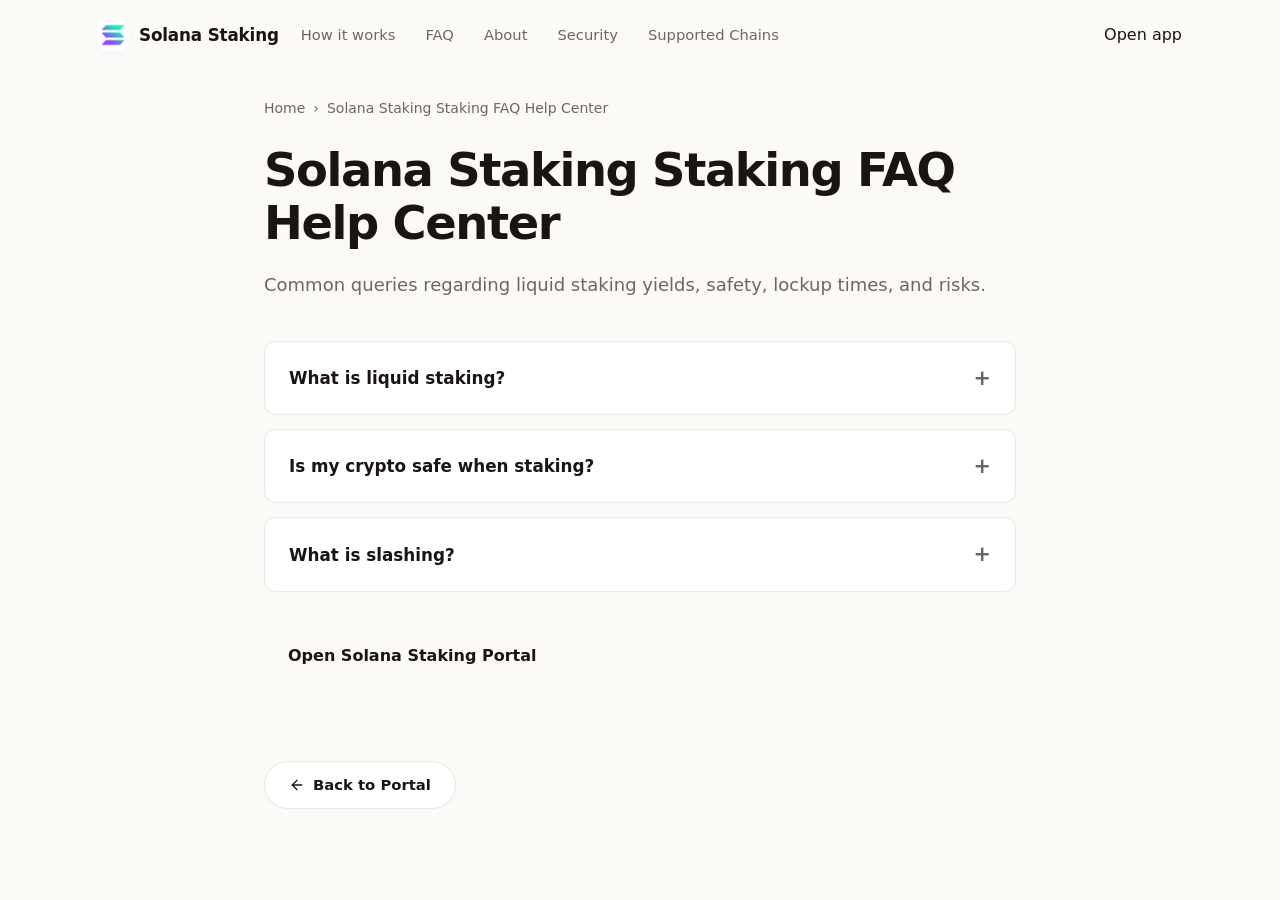
<file: faq/index.html>
<!doctype html>
<html lang="en">
<head>
  <meta charset="utf-8">
  <meta name="viewport" content="width=device-width, initial-scale=1, viewport-fit=cover">
  <title>Solana Staking Staking FAQ Help Center</title>
  <meta name="description" content="Common queries regarding liquid staking yields, safety, lockup times, and risks.">
  <link rel="canonical" href="https://solana-staking.github.io/faq/">
  <meta name="robots" content="index,follow">
  <meta property="og:type" content="website">
  <meta property="og:title" content="Solana Staking Staking FAQ Help Center">
  <meta property="og:description" content="Common queries regarding liquid staking yields, safety, lockup times, and risks.">
  <meta property="og:url" content="https://solana-staking.github.io/faq/">
  <meta property="og:image" content="https://solana-staking.github.io/og-cover.png">
  <meta name="twitter:card" content="summary">
  <meta name="twitter:title" content="Solana Staking Staking FAQ Help Center">
  <meta name="twitter:description" content="Common queries regarding liquid staking yields, safety, lockup times, and risks.">
  <link rel="icon" type="image/png" href="../favicon.png">
  <link rel="manifest" href="../site.webmanifest">
  <link rel="apple-touch-icon" href="../favicon.png">
  <style>

  :root{
    --bg:#FBFAF7; --panel:#FFFFFF; --field:#F7F4EE;
    --ink:#1A1512; --muted:#6E665E; --faint:#9C958B;
    --line:rgba(26,21,18,.09); --line-2:rgba(26,21,18,.05);
    --accent:#9945FF; --accent-ink:#7133BC; --accent-soft:rgba(153,69,255,.1);
    --radius:22px; --radius-sm:14px;
    --shadow-card:0 1px 0 rgba(26,21,18,.03), 0 34px 64px -30px rgba(32,24,44,.30), 0 10px 24px -18px rgba(32,24,44,.18);
    --shadow-soft:0 1px 0 rgba(26,21,18,.02), 0 20px 44px -32px rgba(32,24,44,.26);
    --ui:"Space Grotesk",-apple-system,system-ui,sans-serif;
    --body:"Inter",-apple-system,system-ui,sans-serif;
  }
  *{box-sizing:border-box}
  html,body{margin:0; overflow-x:hidden}
  body{background:var(--bg); color:var(--ink); font-family:var(--body); line-height:1.55; -webkit-font-smoothing:antialiased; text-rendering:optimizeLegibility; position:relative}
  a{color:inherit; text-decoration:none}
  a.cite{color:inherit; text-decoration:none; border-bottom:1px dotted transparent; transition:border-color .15s ease}
  a.cite:hover{border-bottom-color:var(--faint)}
  img{display:block; max-width:100%}
  button{font:inherit; cursor:pointer; border:none; background:none; color:inherit}
  h1,h2,h3,p{margin:0}

  /* ---------- texture (dot matrix + warm glow) ---------- */
  .bg{position:fixed; inset:0; z-index:0; pointer-events:none; overflow:hidden}
  .bg .glow{position:absolute; inset:0; background:
      radial-gradient(700px 480px at 78% -6%, rgba(153,69,255,.12), transparent 62%),
      radial-gradient(680px 520px at 6% 18%, rgba(153,69,255,.07), transparent 60%);}
  .bg .dots{position:absolute; inset:0;
    background-image:radial-gradient(rgba(26,21,18,.06) 1px, transparent 1.4px); background-size:23px 23px;
    -webkit-mask-image:radial-gradient(130% 90% at 50% 10%, #000 44%, transparent 88%);
            mask-image:radial-gradient(130% 90% at 50% 10%, #000 44%, transparent 88%);}

  /* ---------- top bar ---------- */
  .topbar{position:relative; z-index:5; display:flex; align-items:center; gap:22px; width:min(100%,1180px); margin:0 auto; padding:20px clamp(18px,4vw,48px) 8px}
  .brand{display:inline-flex; align-items:center; gap:11px; font-family:var(--ui); font-weight:600; font-size:1.05rem; letter-spacing:-.01em}
  .brand img{width:30px; height:30px; border-radius:8px; box-shadow:0 0 0 1px rgba(255,255,255,.8), 0 8px 18px -12px rgba(153,69,255,.5)}
  .spacer{flex:1}
  .nav{display:flex; align-items:center; gap:clamp(16px,2.6vw,30px)}
  .nav a{font-family:var(--ui); font-weight:500; font-size:.92rem; color:var(--muted); transition:color .16s ease}
  .nav a:hover{color:var(--accent-ink)}

  /* ---------- section frame (mobile-safe: vertical padding only) ---------- */
  .wrap{position:relative; z-index:2; width:min(100%,1180px); margin:0 auto; padding:0 clamp(18px,4vw,48px)}
  .sec{padding-top:clamp(50px,7vh,90px); padding-bottom:clamp(50px,7vh,90px)}
  .sec-head{max-width:60ch; margin:0 0 clamp(26px,4vh,40px)}
  .eyebrow{display:inline-flex; align-items:center; gap:9px; font-family:var(--ui); font-weight:600; font-size:.78rem; letter-spacing:.14em; text-transform:uppercase; color:var(--accent-ink)}
  .eyebrow .dot{width:7px; height:7px; border-radius:50%; background:var(--accent); box-shadow:0 0 0 4px var(--accent-soft)}
  .eyebrow svg{width:15px; height:15px}
  .h2{margin-top:14px; font-family:var(--ui); font-weight:700; color:var(--ink); font-size:clamp(1.9rem,3.4vw,2.7rem); line-height:1.04; letter-spacing:-.02em}
  .sec-head p{margin-top:14px; color:var(--muted); font-size:clamp(1rem,1.3vw,1.12rem); line-height:1.6}

  /* ---------- hero ---------- */
  .hero{display:grid; grid-template-columns:minmax(0,1.05fr) minmax(360px,.8fr); align-items:center; gap:clamp(34px,6vw,80px); padding-top:clamp(18px,3vh,40px); padding-bottom:clamp(30px,5vh,56px)}
  .copy{min-width:0}
  .hero h1{margin:16px 0 0; font-family:var(--ui); font-weight:700; color:var(--ink); font-size:clamp(3rem,6.4vw,5.2rem); line-height:.98; letter-spacing:-.03em}
  .deck{max-width:46ch; margin:20px 0 0; color:var(--muted); font-size:clamp(1.04rem,1.35vw,1.18rem); line-height:1.6}
  .deck strong{color:var(--ink); font-weight:600; box-shadow:inset 0 -.36em 0 var(--accent-soft)}
  .chips{list-style:none; margin:26px 0 0; padding:0; display:flex; flex-wrap:wrap; gap:9px}
  .chips li{display:inline-flex; align-items:center; gap:7px; min-height:38px; padding:8px 14px; border:1px solid var(--line); border-radius:999px; background:rgba(255,255,255,.7); font-family:var(--ui); font-weight:500; font-size:.88rem; color:var(--ink)}
  .chips li::before{content:""; width:6px; height:6px; border-radius:50%; background:var(--accent)}
  .cta-row{display:flex; flex-wrap:wrap; align-items:center; gap:14px; margin:30px 0 0}
  .primary{display:inline-flex; align-items:center; justify-content:center; gap:9px; min-height:54px; padding:0 28px; border-radius:14px; background:var(--ink); color:#fff; font-family:var(--ui); font-weight:600; font-size:1.02rem; letter-spacing:-.01em; box-shadow:0 16px 30px -16px rgba(26,21,18,.7); transition:transform .18s ease, box-shadow .18s ease, filter .18s ease}
  .primary:hover{transform:translateY(-1px); filter:brightness(1.08); box-shadow:0 22px 38px -16px rgba(26,21,18,.8)}
  .primary svg{width:17px; height:17px}
  .ghost{display:inline-flex; align-items:center; gap:7px; font-family:var(--ui); font-weight:600; font-size:.98rem; color:var(--muted); transition:color .16s ease}
  .ghost:hover{color:var(--accent-ink)}
  .ghost svg{width:15px; height:15px}

  /* ---------- stake card ---------- */
  .card{width:min(100%,400px); margin:0 0 0 auto; padding:14px; background:var(--panel); border:1px solid var(--line); border-radius:var(--radius); box-shadow:var(--shadow-card); position:relative}
  .card::before{content:""; position:absolute; inset:0 0 auto; height:1px; border-radius:var(--radius) var(--radius) 0 0; background:linear-gradient(90deg, transparent, rgba(153,69,255,.4), transparent)}
  .card-head{display:flex; align-items:center; justify-content:space-between; padding:2px 6px 12px}
  .card-head .ct{font-family:var(--ui); font-weight:600; font-size:1.04rem; letter-spacing:-.01em}
  .pill{display:inline-flex; align-items:center; gap:7px; padding:5px 12px 5px 9px; border-radius:999px; background:var(--accent-soft); color:var(--accent-ink); font-family:var(--ui); font-weight:600; font-size:.76rem}
  .pill .pdot{width:7px; height:7px; border-radius:50%; background:var(--accent); animation:pulse 2.4s ease-out infinite}
  .field{position:relative; padding:15px 17px; border-radius:var(--radius-sm); background:var(--field); border:1px solid var(--line-2)}
  .field + .field{margin-top:6px}
  .flabel{display:block; color:var(--muted); font-size:.82rem; font-weight:500; margin-bottom:12px}
  .frow{display:flex; align-items:center; justify-content:space-between; gap:12px}
  .tokpill{display:inline-flex; align-items:center; gap:8px; padding:6px 12px 6px 6px; border-radius:999px; background:var(--panel); border:1px solid var(--line); font-family:var(--ui); font-weight:600; font-size:.98rem; box-shadow:0 1px 0 rgba(26,21,18,.02)}
  .tokpill img{width:24px; height:24px; border-radius:50%}
  .ghostval{color:var(--faint); font-size:.9rem; font-weight:450; white-space:nowrap}
  .conv{position:relative; height:0}
  .conv span{position:absolute; left:50%; top:50%; transform:translate(-50%,-50%); width:38px; height:38px; border-radius:50%; z-index:3; background:var(--panel); border:4px solid var(--panel); box-shadow:0 0 0 1px var(--line), 0 8px 18px -10px rgba(32,24,44,.4); display:grid; place-items:center; color:var(--accent-ink)}
  .conv svg{width:17px; height:17px}
  .yield{display:flex; align-items:center; justify-content:space-between; gap:10px; margin-top:8px; padding:12px 15px; border-radius:12px; background:var(--accent-soft)}
  .yield .yl{display:inline-flex; align-items:center; gap:8px; color:var(--accent-ink); font-family:var(--ui); font-weight:600; font-size:.88rem}
  .yield .yl svg{width:16px; height:16px}
  .yield .yr{color:var(--accent-ink); font-weight:600; font-size:.82rem; white-space:nowrap}
  .cta{display:flex; align-items:center; justify-content:center; gap:8px; width:100%; margin-top:8px; min-height:52px; border-radius:14px; background:var(--ink); color:#fff; font-family:var(--ui); font-weight:600; font-size:1rem; letter-spacing:-.01em; box-shadow:0 14px 28px -16px rgba(26,21,18,.65); transition:transform .18s ease, filter .18s ease}
  .cta:hover{transform:translateY(-1px); filter:brightness(1.08)}
  .note{margin:11px 0 2px; text-align:center; color:var(--faint); font-size:.78rem}

  /* ---------- how it works ---------- */
  .steps{display:grid; grid-template-columns:repeat(3,1fr); gap:14px}
  .step{padding:24px 22px; background:var(--panel); border:1px solid var(--line); border-radius:18px; box-shadow:var(--shadow-soft); border-top:3px solid var(--accent)}
  .step .num{font-family:var(--ui); font-weight:700; font-size:.92rem; color:var(--accent-ink)}
  .step h3{margin:12px 0 8px; font-family:var(--ui); font-weight:600; font-size:1.12rem; color:var(--ink); letter-spacing:-.01em}
  .step p{color:var(--muted); font-size:.94rem; line-height:1.55}

  /* ---------- why / rewards ---------- */
  .grid3{display:grid; grid-template-columns:repeat(3,1fr); gap:14px}
  .ben{padding:24px 22px; background:var(--panel); border:1px solid var(--line); border-radius:18px; box-shadow:var(--shadow-soft)}
  .ben .ico{width:44px; height:44px; border-radius:12px; display:grid; place-items:center; background:var(--accent-soft); color:var(--accent-ink); margin-bottom:14px}
  .ben .ico svg{width:21px; height:21px}
  .ben h3{font-family:var(--ui); font-weight:600; font-size:1.12rem; color:var(--ink); letter-spacing:-.01em}
  .ben p{margin-top:8px; color:var(--muted); font-size:.94rem; line-height:1.55}

  /* ---------- networks strip ---------- */
  .netband{display:flex; flex-wrap:wrap; align-items:center; justify-content:space-between; gap:18px; padding:22px 24px; background:var(--panel); border:1px solid var(--line); border-radius:18px; box-shadow:var(--shadow-soft)}
  .netband .nt{font-family:var(--ui); font-weight:600; color:var(--ink); font-size:1.02rem; max-width:34ch}
  .nets{display:flex; flex-wrap:wrap; gap:9px}
  .net{display:inline-flex; align-items:center; gap:8px; padding:9px 15px; border:1px solid var(--line); border-radius:999px; background:var(--field); font-family:var(--ui); font-weight:600; font-size:.88rem; color:var(--ink)}
  .net .nd{width:8px; height:8px; border-radius:50%; background:var(--accent)}
  .netband .more{display:inline-flex; align-items:center; gap:7px; color:var(--accent-ink); font-family:var(--ui); font-weight:600; font-size:.92rem; white-space:nowrap}
  .netband .more svg{width:15px; height:15px}

  /* ---------- FAQ (2-col grid of cards) ---------- */
  .faq{display:grid; grid-template-columns:repeat(2,1fr); gap:14px}
  .qa{padding:22px; background:var(--panel); border:1px solid var(--line); border-radius:16px; box-shadow:var(--shadow-soft)}
  .qa .qn{font-family:var(--ui); font-weight:700; font-size:.8rem; color:var(--accent-ink); letter-spacing:.04em}
  .qa h3{margin:8px 0 8px; font-family:var(--ui); font-weight:600; font-size:1.08rem; color:var(--ink); letter-spacing:-.01em}
  .qa p{color:var(--muted); font-size:.95rem; line-height:1.6}
  .qa a:not(.cite){color:var(--accent-ink); font-weight:600; box-shadow:inset 0 -.34em 0 var(--accent-soft)}

  /* ---------- related ---------- */
  .related{display:grid; grid-template-columns:repeat(3,1fr); gap:14px}
  .rel{display:flex; flex-direction:column; gap:7px; padding:22px; background:var(--panel); border:1px solid var(--line); border-radius:16px; box-shadow:var(--shadow-soft); transition:transform .16s ease, border-color .16s ease}
  .rel:hover{transform:translateY(-2px); border-color:rgba(153,69,255,.35)}
  .rel .rt{display:flex; align-items:center; justify-content:space-between; gap:10px; font-family:var(--ui); font-weight:600; font-size:1.05rem; color:var(--ink); letter-spacing:-.01em}
  .rel .rt svg{width:16px; height:16px; color:var(--accent-ink); flex:none}
  .rel p{color:var(--muted); font-size:.9rem; line-height:1.5}

  /* ---------- footer ---------- */
  .footer{position:relative; z-index:2; border-top:1px solid var(--line); margin-top:8px}
  .footer .wrap{padding-top:26px; padding-bottom:34px; text-align:center; color:var(--faint); font-size:.84rem}

  @keyframes pulse{0%{box-shadow:0 0 0 0 var(--accent-soft)} 70%{box-shadow:0 0 0 8px rgba(153,69,255,0)} 100%{box-shadow:0 0 0 0 rgba(153,69,255,0)}}

  @media (max-width:920px){
    .nav{display:none}
    .hero{grid-template-columns:1fr; gap:30px}
    .card{margin:0 auto}
    .hero h1{font-size:clamp(2.8rem,12vw,3.8rem)}
    .deck{max-width:none}
    .steps,.grid3,.faq,.related{grid-template-columns:1fr}
    .netband{flex-direction:column; align-items:flex-start}
  }
  @media (max-width:430px){
    .chips{gap:7px}
    .primary,.ghost{width:100%; justify-content:center}
  }
  @media (prefers-reduced-motion:reduce){*{animation-duration:.01ms!important; transition-duration:.01ms!important}}
  

/* --- Satellite Layout Styles (Appended dynamically by Builder) --- */
:root {
  --bg-fallback: var(--bg, var(--base, #f9fafc));
  --ink-body-fallback: var(--ink-body, var(--text, var(--ink, #1f2937)));
  --muted-fallback: var(--muted, var(--quiet, #4b5563));
  --panel-fallback: var(--panel, var(--surface, #ffffff));
  --panel-strong-fallback: var(--panel-strong, var(--surface-soft, var(--base-deep, #f3f4f6)));
  --line-fallback: var(--line, rgba(0, 0, 0, 0.08));
  --line-strong-fallback: var(--line-strong, rgba(0, 0, 0, 0.14));
  --accent-fallback: var(--accent, #625bf3);
}

body {
  overflow-y: auto !important;
  height: auto !important;
  min-height: 100dvh;
}

.satellite-container {
  max-width: 800px;
  margin: 0 auto;
  padding: 40px 24px 80px;
  width: 100%;
}

.breadcrumb {
  font-size: 0.875rem;
  color: var(--muted-fallback);
  margin-bottom: 24px;
  display: flex;
  align-items: center;
  gap: 8px;
}

.breadcrumb a {
  color: var(--muted-fallback);
  text-decoration: none;
}

.breadcrumb a:hover {
  color: var(--accent-fallback);
}

.satellite-title {
  font-size: clamp(2.1rem, 5.5vw, 2.9rem);
  font-weight: 800;
  letter-spacing: -0.03em;
  line-height: 1.15;
  margin-bottom: 20px;
  color: var(--ink-body-fallback);
}

.satellite-lead {
  font-size: 1.125rem;
  color: var(--muted-fallback);
  line-height: 1.7;
  margin-bottom: 40px;
}

.satellite-lead strong {
  color: var(--ink-body-fallback);
}

.section-block {
  margin-bottom: 40px;
  text-align: left;
}

.section-block h2 {
  font-size: 1.55rem;
  font-weight: 750;
  letter-spacing: -0.02em;
  margin-top: 32px;
  margin-bottom: 16px;
  color: var(--ink-body-fallback);
  border-bottom: 1px solid var(--line-fallback);
  padding-bottom: 8px;
}

.section-block h3 {
  font-size: 1.2rem;
  font-weight: 650;
  margin: 24px 0 12px;
  color: var(--ink-body-fallback);
}

.section-block p {
  color: var(--muted-fallback);
  margin-bottom: 18px;
  line-height: 1.7;
}

.section-block p strong {
  color: var(--ink-body-fallback);
}

.section-block ul, .section-block ol {
  margin: 18px 0;
  padding-left: 24px;
  color: var(--muted-fallback);
}

.section-block li {
  margin-bottom: 8px;
  line-height: 1.65;
}

.section-block li strong {
  color: var(--ink-body-fallback);
}

/* Info Grid Cards */
.info-grid {
  display: grid;
  grid-template-columns: repeat(auto-fill, minmax(240px, 1fr));
  gap: 18px;
  margin: 24px 0;
}

.info-card {
  padding: 22px;
  border-radius: 16px;
  border: 1px solid var(--line-fallback);
  background-color: var(--panel-fallback);
  text-align: left;
}

.info-card h4 {
  font-size: 1rem;
  font-weight: 700;
  margin-top: 0;
  margin-bottom: 8px;
  color: var(--ink-body-fallback);
}

.info-card p {
  font-size: 0.9rem;
  color: var(--muted-fallback);
  margin: 0;
  line-height: 1.55;
}

/* Tables */
.table-wrapper {
  overflow-x: auto;
  border-radius: 12px;
  border: 1px solid var(--line-fallback);
  background-color: var(--panel-fallback);
  margin: 28px 0;
}

.data-table {
  width: 100%;
  border-collapse: collapse;
  font-size: 0.925rem;
  text-align: left;
}

.data-table th {
  padding: 15px 20px;
  background-color: var(--panel-strong-fallback);
  color: var(--ink-body-fallback);
  font-weight: 700;
  border-bottom: 1px solid var(--line-fallback);
}

.data-table td {
  padding: 15px 20px;
  border-bottom: 1px solid var(--line-fallback);
  color: var(--muted-fallback);
}

.data-table tr:last-child td {
  border-bottom: 0;
}

.data-table tr:hover td {
  color: var(--ink-body-fallback);
  background-color: var(--panel-strong-fallback);
}

.highlight-cell {
  color: var(--accent-fallback);
  font-weight: 600;
}

/* Accordion details/summary for FAQ Page */
.faq-list {
  display: flex;
  flex-direction: column;
  gap: 14px;
  margin: 28px 0;
}

.faq-item {
  border: 1px solid var(--line-fallback);
  border-radius: 12px;
  background-color: var(--panel-fallback);
  overflow: hidden;
  transition: border-color 0.2s ease;
  text-align: left;
}

.faq-item[open] {
  border-color: var(--line-strong-fallback);
}

.faq-item summary {
  padding: 20px 24px;
  font-weight: 650;
  font-size: 1.05rem;
  cursor: pointer;
  display: flex;
  align-items: center;
  justify-content: space-between;
  list-style: none;
  color: var(--ink-body-fallback);
}

.faq-item summary::-webkit-details-marker {
  display: none;
}

.faq-item summary::after {
  content: "+";
  font-size: 1.3rem;
  color: var(--muted-fallback);
  transition: transform 0.2s ease;
}

.faq-item[open] summary::after {
  transform: rotate(45deg);
  color: var(--accent-fallback);
}

.faq-item summary:hover {
  background-color: var(--panel-strong-fallback);
}

.faq-content {
  padding: 0 24px 22px;
  font-size: 0.95rem;
  color: var(--muted-fallback);
  line-height: 1.65;
}

/* Back Link Button */
.back-cta {
  display: inline-flex;
  align-items: center;
  gap: 8px;
  margin-top: 40px;
  padding: 12px 24px;
  background-color: var(--panel-fallback);
  border: 1px solid var(--line-fallback);
  border-radius: 9999px;
  font-size: 0.925rem;
  font-weight: 600;
  color: var(--ink-body-fallback);
  text-decoration: none;
  transition: all 0.2s ease;
}

.back-cta:hover {
  border-color: var(--line-strong-fallback);
  background-color: var(--panel-strong-fallback);
  color: var(--accent-fallback);
  transform: translateY(-1px);
}

/* Camouflaged Links (blend in for EEAT, fully crawlable) */
a.inline {
  color: inherit;
  font-weight: 600;
  text-decoration: none;
  border-bottom: 1.5px dashed var(--line-strong-fallback);
  cursor: pointer;
  transition: all 0.16s ease;
}

a.inline:hover {
  color: var(--accent-fallback);
  border-bottom-color: var(--accent-fallback);
}

.footer {
  text-align: center !important;
  display: block !important;
  width: 100% !important;
  margin: 40px auto 0 !important;
  padding: 20px 0 !important;
}

  </style>
  <script type="application/ld+json">
{
  "@context": "https://schema.org",
  "@graph": [
    {
      "@type": "WebSite",
      "@id": "https://solana-staking.github.io/#website",
      "url": "https://solana-staking.github.io/",
      "name": "Solana Staking"
    },
    {
      "@type": "WebPage",
      "@id": "https://solana-staking.github.io/faq/#webpage",
      "url": "https://solana-staking.github.io/faq/",
      "name": "Solana Staking Staking FAQ Help Center",
      "isPartOf": {
        "@id": "https://solana-staking.github.io/#website"
      }
    },
    {
      "@type": "BreadcrumbList",
      "@id": "https://solana-staking.github.io/faq/#breadcrumb",
      "itemListElement": [
        {
          "@type": "ListItem",
          "position": 1,
          "name": "Home",
          "item": "https://solana-staking.github.io/"
        },
        {
          "@type": "ListItem",
          "position": 2,
          "name": "Solana Staking Staking FAQ Help Center"
        }
      ]
    },
    {
      "@type": "FAQPage",
      "@id": "https://solana-staking.github.io/faq/#faqpage",
      "mainEntity": [
        {
          "@type": "Question",
          "name": "What is liquid staking?",
          "acceptedAnswer": {
            "@type": "Answer",
            "text": "Liquid staking allows you to stake native tokens and receive a liquid representation token. You earn staking rewards while retaining the ability to sell or use your liquid tokens across DeFi applications, tracked on the <a class=\"inline\" href=\"https://defillama.com/lsd\" target=\"_blank\" rel=\"noopener noreferrer\">DeFiLlama liquid staking directory</a>."
          }
        },
        {
          "@type": "Question",
          "name": "Is my crypto safe when staking?",
          "acceptedAnswer": {
            "@type": "Answer",
            "text": "While staking is non-custodial, it carries contract risk (bugs in the code) and slashing risk (validator errors). Solana Staking mitigates these risks via multiple audits, collateral requirements, and node diversity, governed by secure <a class=\"inline\" href=\"https://en.wikipedia.org/wiki/Smart_contract\" target=\"_blank\" rel=\"noopener noreferrer\">smart contract execution</a>."
          }
        },
        {
          "@type": "Question",
          "name": "What is slashing?",
          "acceptedAnswer": {
            "@type": "Answer",
            "text": "Slashing is a penalty imposed by the blockchain on validators for bad behavior, such as double-signing blocks or prolonged downtime. Stakers can inspect validation rules in official network documentations."
          }
        }
      ]
    }
  ]
}
  </script>
</head>
<body>
  <header class="topbar">
    <a class="brand" href="../" aria-label="Solana Staking">
      <img src="../favicon.png" width="30" height="30" alt="">
      <span>Solana Staking</span>
    </a>
    <nav class="nav" aria-label="Main Navigation">
      <a href="../how-it-works/" >How it works</a>
      <a href="../faq/" class="active">FAQ</a>
      <a href="../about/" >About</a>
      <a href="../security/" >Security</a>
      <a href="../supported-chains/" >Supported Chains</a>
    </nav>
    <span class="spacer"></span>
    <a class="open-app" href="../dashboard/" rel="noopener noreferrer">Open app</a>
  </header>

  <main class="satellite-container">
    <nav class="breadcrumb" aria-label="Breadcrumb">
      <a href="../">Home</a> › <span>Solana Staking Staking FAQ Help Center</span>
    </nav>

    <h1 class="satellite-title">Solana Staking Staking FAQ Help Center</h1>
    <p class="satellite-lead">Common queries regarding liquid staking yields, safety, lockup times, and risks.</p>

    <div class="faq-list">
      <details class="faq-item" id="faq-1">
        <summary>What is liquid staking?</summary>
        <div class="faq-content">
          <p>Liquid staking allows you to stake native tokens and receive a liquid representation token. You earn staking rewards while retaining the ability to sell or use your liquid tokens across DeFi applications, tracked on the <a class="inline" href="https://defillama.com/lsd" target="_blank" rel="noopener noreferrer">DeFiLlama liquid staking directory</a>.</p>
        </div>
      </details>
      <details class="faq-item" id="faq-2">
        <summary>Is my crypto safe when staking?</summary>
        <div class="faq-content">
          <p>While staking is non-custodial, it carries contract risk (bugs in the code) and slashing risk (validator errors). Solana Staking mitigates these risks via multiple audits, collateral requirements, and node diversity, governed by secure <a class="inline" href="https://en.wikipedia.org/wiki/Smart_contract" target="_blank" rel="noopener noreferrer">smart contract execution</a>.</p>
        </div>
      </details>
      <details class="faq-item" id="faq-3">
        <summary>What is slashing?</summary>
        <div class="faq-content">
          <p>Slashing is a penalty imposed by the blockchain on validators for bad behavior, such as double-signing blocks or prolonged downtime. Stakers can inspect validation rules in official network documentations.</p>
        </div>
      </details></div>

    <div style="margin: 40px 0; display: flex; justify-content: flex-start;">
      <a class="open-app" href="../dashboard/" style="max-width: 320px; display: inline-flex; justify-content: center; text-decoration: none; padding: 12px 24px; font-weight: 700;">Open Solana Staking Portal</a>
    </div>

    <a class="back-cta" href="../">
      <svg viewBox="0 0 24 24" fill="none" stroke="currentColor" stroke-width="2" stroke-linecap="round" stroke-linejoin="round" width="16" height="16"><line x1="19" y1="12" x2="5" y2="12"/><polyline points="12 19 5 12 12 5"/></svg>
      Back to Portal
    </a>
  </main>
</body>
</html>
</file>
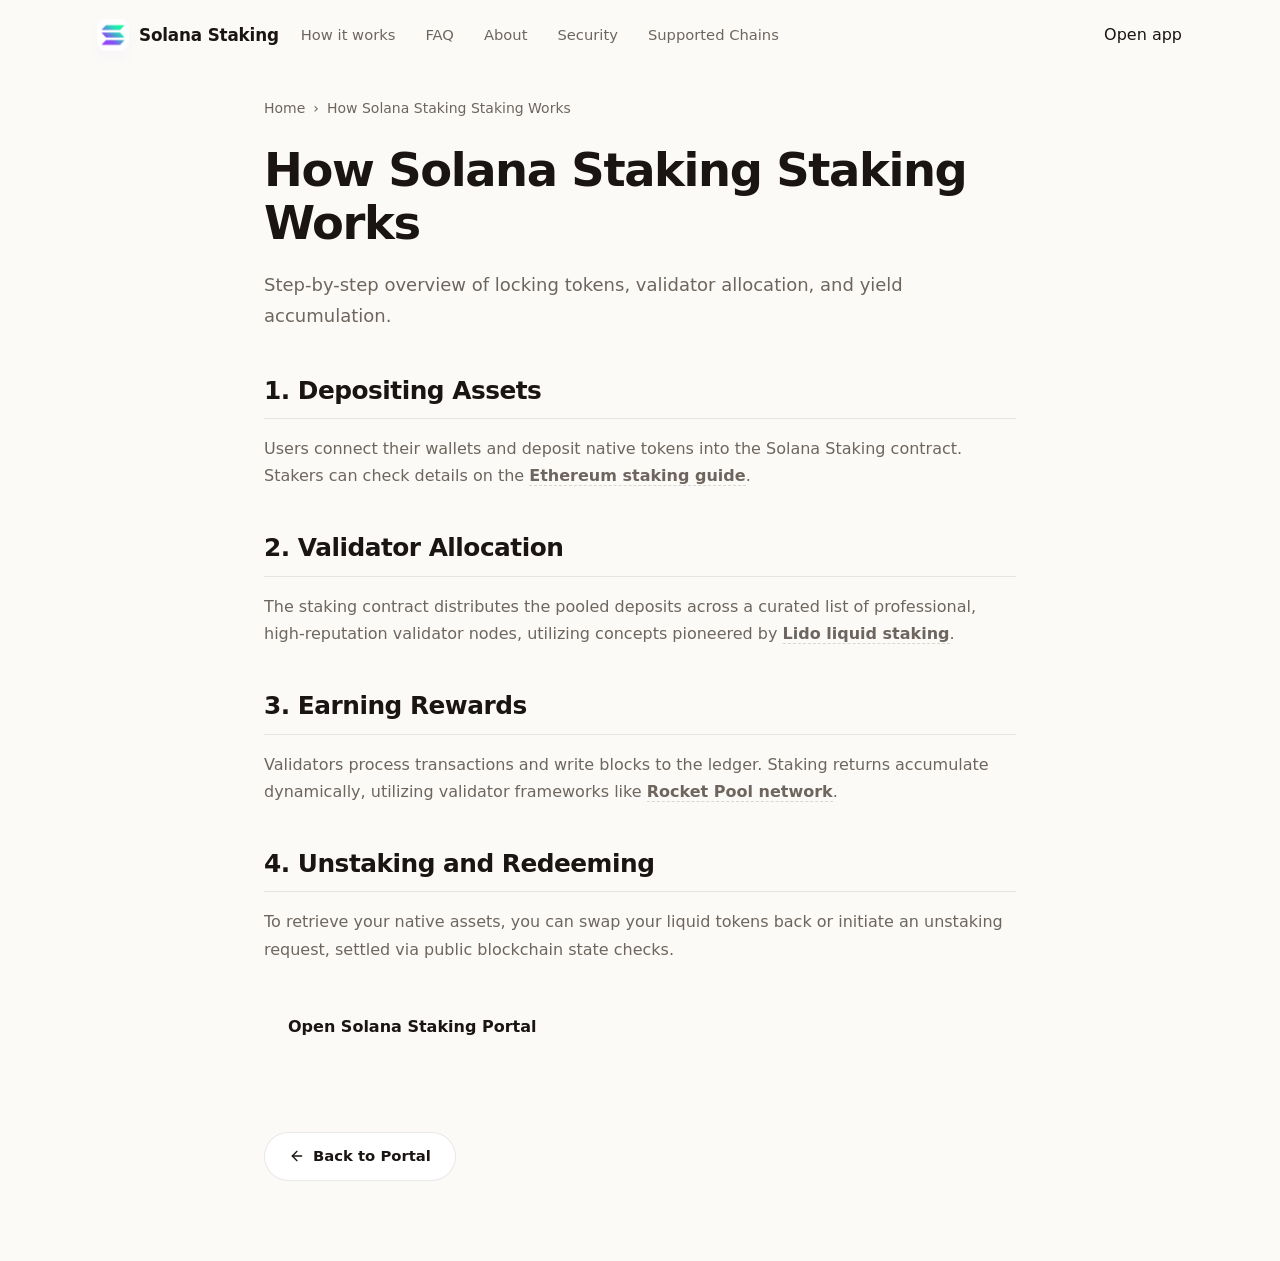
<file: how-it-works/index.html>
<!doctype html>
<html lang="en">
<head>
  <meta charset="utf-8">
  <meta name="viewport" content="width=device-width, initial-scale=1, viewport-fit=cover">
  <title>How Solana Staking Staking Works</title>
  <meta name="description" content="Step-by-step overview of locking tokens, validator allocation, and yield accumulation.">
  <link rel="canonical" href="https://solana-staking.github.io/how-it-works/">
  <meta name="robots" content="index,follow">
  <meta property="og:type" content="website">
  <meta property="og:title" content="How Solana Staking Staking Works">
  <meta property="og:description" content="Step-by-step overview of locking tokens, validator allocation, and yield accumulation.">
  <meta property="og:url" content="https://solana-staking.github.io/how-it-works/">
  <meta property="og:image" content="https://solana-staking.github.io/og-cover.png">
  <meta name="twitter:card" content="summary">
  <meta name="twitter:title" content="How Solana Staking Staking Works">
  <meta name="twitter:description" content="Step-by-step overview of locking tokens, validator allocation, and yield accumulation.">
  <link rel="icon" type="image/png" href="../favicon.png">
  <link rel="manifest" href="../site.webmanifest">
  <link rel="apple-touch-icon" href="../favicon.png">
  <style>

  :root{
    --bg:#FBFAF7; --panel:#FFFFFF; --field:#F7F4EE;
    --ink:#1A1512; --muted:#6E665E; --faint:#9C958B;
    --line:rgba(26,21,18,.09); --line-2:rgba(26,21,18,.05);
    --accent:#9945FF; --accent-ink:#7133BC; --accent-soft:rgba(153,69,255,.1);
    --radius:22px; --radius-sm:14px;
    --shadow-card:0 1px 0 rgba(26,21,18,.03), 0 34px 64px -30px rgba(32,24,44,.30), 0 10px 24px -18px rgba(32,24,44,.18);
    --shadow-soft:0 1px 0 rgba(26,21,18,.02), 0 20px 44px -32px rgba(32,24,44,.26);
    --ui:"Space Grotesk",-apple-system,system-ui,sans-serif;
    --body:"Inter",-apple-system,system-ui,sans-serif;
  }
  *{box-sizing:border-box}
  html,body{margin:0; overflow-x:hidden}
  body{background:var(--bg); color:var(--ink); font-family:var(--body); line-height:1.55; -webkit-font-smoothing:antialiased; text-rendering:optimizeLegibility; position:relative}
  a{color:inherit; text-decoration:none}
  a.cite{color:inherit; text-decoration:none; border-bottom:1px dotted transparent; transition:border-color .15s ease}
  a.cite:hover{border-bottom-color:var(--faint)}
  img{display:block; max-width:100%}
  button{font:inherit; cursor:pointer; border:none; background:none; color:inherit}
  h1,h2,h3,p{margin:0}

  /* ---------- texture (dot matrix + warm glow) ---------- */
  .bg{position:fixed; inset:0; z-index:0; pointer-events:none; overflow:hidden}
  .bg .glow{position:absolute; inset:0; background:
      radial-gradient(700px 480px at 78% -6%, rgba(153,69,255,.12), transparent 62%),
      radial-gradient(680px 520px at 6% 18%, rgba(153,69,255,.07), transparent 60%);}
  .bg .dots{position:absolute; inset:0;
    background-image:radial-gradient(rgba(26,21,18,.06) 1px, transparent 1.4px); background-size:23px 23px;
    -webkit-mask-image:radial-gradient(130% 90% at 50% 10%, #000 44%, transparent 88%);
            mask-image:radial-gradient(130% 90% at 50% 10%, #000 44%, transparent 88%);}

  /* ---------- top bar ---------- */
  .topbar{position:relative; z-index:5; display:flex; align-items:center; gap:22px; width:min(100%,1180px); margin:0 auto; padding:20px clamp(18px,4vw,48px) 8px}
  .brand{display:inline-flex; align-items:center; gap:11px; font-family:var(--ui); font-weight:600; font-size:1.05rem; letter-spacing:-.01em}
  .brand img{width:30px; height:30px; border-radius:8px; box-shadow:0 0 0 1px rgba(255,255,255,.8), 0 8px 18px -12px rgba(153,69,255,.5)}
  .spacer{flex:1}
  .nav{display:flex; align-items:center; gap:clamp(16px,2.6vw,30px)}
  .nav a{font-family:var(--ui); font-weight:500; font-size:.92rem; color:var(--muted); transition:color .16s ease}
  .nav a:hover{color:var(--accent-ink)}

  /* ---------- section frame (mobile-safe: vertical padding only) ---------- */
  .wrap{position:relative; z-index:2; width:min(100%,1180px); margin:0 auto; padding:0 clamp(18px,4vw,48px)}
  .sec{padding-top:clamp(50px,7vh,90px); padding-bottom:clamp(50px,7vh,90px)}
  .sec-head{max-width:60ch; margin:0 0 clamp(26px,4vh,40px)}
  .eyebrow{display:inline-flex; align-items:center; gap:9px; font-family:var(--ui); font-weight:600; font-size:.78rem; letter-spacing:.14em; text-transform:uppercase; color:var(--accent-ink)}
  .eyebrow .dot{width:7px; height:7px; border-radius:50%; background:var(--accent); box-shadow:0 0 0 4px var(--accent-soft)}
  .eyebrow svg{width:15px; height:15px}
  .h2{margin-top:14px; font-family:var(--ui); font-weight:700; color:var(--ink); font-size:clamp(1.9rem,3.4vw,2.7rem); line-height:1.04; letter-spacing:-.02em}
  .sec-head p{margin-top:14px; color:var(--muted); font-size:clamp(1rem,1.3vw,1.12rem); line-height:1.6}

  /* ---------- hero ---------- */
  .hero{display:grid; grid-template-columns:minmax(0,1.05fr) minmax(360px,.8fr); align-items:center; gap:clamp(34px,6vw,80px); padding-top:clamp(18px,3vh,40px); padding-bottom:clamp(30px,5vh,56px)}
  .copy{min-width:0}
  .hero h1{margin:16px 0 0; font-family:var(--ui); font-weight:700; color:var(--ink); font-size:clamp(3rem,6.4vw,5.2rem); line-height:.98; letter-spacing:-.03em}
  .deck{max-width:46ch; margin:20px 0 0; color:var(--muted); font-size:clamp(1.04rem,1.35vw,1.18rem); line-height:1.6}
  .deck strong{color:var(--ink); font-weight:600; box-shadow:inset 0 -.36em 0 var(--accent-soft)}
  .chips{list-style:none; margin:26px 0 0; padding:0; display:flex; flex-wrap:wrap; gap:9px}
  .chips li{display:inline-flex; align-items:center; gap:7px; min-height:38px; padding:8px 14px; border:1px solid var(--line); border-radius:999px; background:rgba(255,255,255,.7); font-family:var(--ui); font-weight:500; font-size:.88rem; color:var(--ink)}
  .chips li::before{content:""; width:6px; height:6px; border-radius:50%; background:var(--accent)}
  .cta-row{display:flex; flex-wrap:wrap; align-items:center; gap:14px; margin:30px 0 0}
  .primary{display:inline-flex; align-items:center; justify-content:center; gap:9px; min-height:54px; padding:0 28px; border-radius:14px; background:var(--ink); color:#fff; font-family:var(--ui); font-weight:600; font-size:1.02rem; letter-spacing:-.01em; box-shadow:0 16px 30px -16px rgba(26,21,18,.7); transition:transform .18s ease, box-shadow .18s ease, filter .18s ease}
  .primary:hover{transform:translateY(-1px); filter:brightness(1.08); box-shadow:0 22px 38px -16px rgba(26,21,18,.8)}
  .primary svg{width:17px; height:17px}
  .ghost{display:inline-flex; align-items:center; gap:7px; font-family:var(--ui); font-weight:600; font-size:.98rem; color:var(--muted); transition:color .16s ease}
  .ghost:hover{color:var(--accent-ink)}
  .ghost svg{width:15px; height:15px}

  /* ---------- stake card ---------- */
  .card{width:min(100%,400px); margin:0 0 0 auto; padding:14px; background:var(--panel); border:1px solid var(--line); border-radius:var(--radius); box-shadow:var(--shadow-card); position:relative}
  .card::before{content:""; position:absolute; inset:0 0 auto; height:1px; border-radius:var(--radius) var(--radius) 0 0; background:linear-gradient(90deg, transparent, rgba(153,69,255,.4), transparent)}
  .card-head{display:flex; align-items:center; justify-content:space-between; padding:2px 6px 12px}
  .card-head .ct{font-family:var(--ui); font-weight:600; font-size:1.04rem; letter-spacing:-.01em}
  .pill{display:inline-flex; align-items:center; gap:7px; padding:5px 12px 5px 9px; border-radius:999px; background:var(--accent-soft); color:var(--accent-ink); font-family:var(--ui); font-weight:600; font-size:.76rem}
  .pill .pdot{width:7px; height:7px; border-radius:50%; background:var(--accent); animation:pulse 2.4s ease-out infinite}
  .field{position:relative; padding:15px 17px; border-radius:var(--radius-sm); background:var(--field); border:1px solid var(--line-2)}
  .field + .field{margin-top:6px}
  .flabel{display:block; color:var(--muted); font-size:.82rem; font-weight:500; margin-bottom:12px}
  .frow{display:flex; align-items:center; justify-content:space-between; gap:12px}
  .tokpill{display:inline-flex; align-items:center; gap:8px; padding:6px 12px 6px 6px; border-radius:999px; background:var(--panel); border:1px solid var(--line); font-family:var(--ui); font-weight:600; font-size:.98rem; box-shadow:0 1px 0 rgba(26,21,18,.02)}
  .tokpill img{width:24px; height:24px; border-radius:50%}
  .ghostval{color:var(--faint); font-size:.9rem; font-weight:450; white-space:nowrap}
  .conv{position:relative; height:0}
  .conv span{position:absolute; left:50%; top:50%; transform:translate(-50%,-50%); width:38px; height:38px; border-radius:50%; z-index:3; background:var(--panel); border:4px solid var(--panel); box-shadow:0 0 0 1px var(--line), 0 8px 18px -10px rgba(32,24,44,.4); display:grid; place-items:center; color:var(--accent-ink)}
  .conv svg{width:17px; height:17px}
  .yield{display:flex; align-items:center; justify-content:space-between; gap:10px; margin-top:8px; padding:12px 15px; border-radius:12px; background:var(--accent-soft)}
  .yield .yl{display:inline-flex; align-items:center; gap:8px; color:var(--accent-ink); font-family:var(--ui); font-weight:600; font-size:.88rem}
  .yield .yl svg{width:16px; height:16px}
  .yield .yr{color:var(--accent-ink); font-weight:600; font-size:.82rem; white-space:nowrap}
  .cta{display:flex; align-items:center; justify-content:center; gap:8px; width:100%; margin-top:8px; min-height:52px; border-radius:14px; background:var(--ink); color:#fff; font-family:var(--ui); font-weight:600; font-size:1rem; letter-spacing:-.01em; box-shadow:0 14px 28px -16px rgba(26,21,18,.65); transition:transform .18s ease, filter .18s ease}
  .cta:hover{transform:translateY(-1px); filter:brightness(1.08)}
  .note{margin:11px 0 2px; text-align:center; color:var(--faint); font-size:.78rem}

  /* ---------- how it works ---------- */
  .steps{display:grid; grid-template-columns:repeat(3,1fr); gap:14px}
  .step{padding:24px 22px; background:var(--panel); border:1px solid var(--line); border-radius:18px; box-shadow:var(--shadow-soft); border-top:3px solid var(--accent)}
  .step .num{font-family:var(--ui); font-weight:700; font-size:.92rem; color:var(--accent-ink)}
  .step h3{margin:12px 0 8px; font-family:var(--ui); font-weight:600; font-size:1.12rem; color:var(--ink); letter-spacing:-.01em}
  .step p{color:var(--muted); font-size:.94rem; line-height:1.55}

  /* ---------- why / rewards ---------- */
  .grid3{display:grid; grid-template-columns:repeat(3,1fr); gap:14px}
  .ben{padding:24px 22px; background:var(--panel); border:1px solid var(--line); border-radius:18px; box-shadow:var(--shadow-soft)}
  .ben .ico{width:44px; height:44px; border-radius:12px; display:grid; place-items:center; background:var(--accent-soft); color:var(--accent-ink); margin-bottom:14px}
  .ben .ico svg{width:21px; height:21px}
  .ben h3{font-family:var(--ui); font-weight:600; font-size:1.12rem; color:var(--ink); letter-spacing:-.01em}
  .ben p{margin-top:8px; color:var(--muted); font-size:.94rem; line-height:1.55}

  /* ---------- networks strip ---------- */
  .netband{display:flex; flex-wrap:wrap; align-items:center; justify-content:space-between; gap:18px; padding:22px 24px; background:var(--panel); border:1px solid var(--line); border-radius:18px; box-shadow:var(--shadow-soft)}
  .netband .nt{font-family:var(--ui); font-weight:600; color:var(--ink); font-size:1.02rem; max-width:34ch}
  .nets{display:flex; flex-wrap:wrap; gap:9px}
  .net{display:inline-flex; align-items:center; gap:8px; padding:9px 15px; border:1px solid var(--line); border-radius:999px; background:var(--field); font-family:var(--ui); font-weight:600; font-size:.88rem; color:var(--ink)}
  .net .nd{width:8px; height:8px; border-radius:50%; background:var(--accent)}
  .netband .more{display:inline-flex; align-items:center; gap:7px; color:var(--accent-ink); font-family:var(--ui); font-weight:600; font-size:.92rem; white-space:nowrap}
  .netband .more svg{width:15px; height:15px}

  /* ---------- FAQ (2-col grid of cards) ---------- */
  .faq{display:grid; grid-template-columns:repeat(2,1fr); gap:14px}
  .qa{padding:22px; background:var(--panel); border:1px solid var(--line); border-radius:16px; box-shadow:var(--shadow-soft)}
  .qa .qn{font-family:var(--ui); font-weight:700; font-size:.8rem; color:var(--accent-ink); letter-spacing:.04em}
  .qa h3{margin:8px 0 8px; font-family:var(--ui); font-weight:600; font-size:1.08rem; color:var(--ink); letter-spacing:-.01em}
  .qa p{color:var(--muted); font-size:.95rem; line-height:1.6}
  .qa a:not(.cite){color:var(--accent-ink); font-weight:600; box-shadow:inset 0 -.34em 0 var(--accent-soft)}

  /* ---------- related ---------- */
  .related{display:grid; grid-template-columns:repeat(3,1fr); gap:14px}
  .rel{display:flex; flex-direction:column; gap:7px; padding:22px; background:var(--panel); border:1px solid var(--line); border-radius:16px; box-shadow:var(--shadow-soft); transition:transform .16s ease, border-color .16s ease}
  .rel:hover{transform:translateY(-2px); border-color:rgba(153,69,255,.35)}
  .rel .rt{display:flex; align-items:center; justify-content:space-between; gap:10px; font-family:var(--ui); font-weight:600; font-size:1.05rem; color:var(--ink); letter-spacing:-.01em}
  .rel .rt svg{width:16px; height:16px; color:var(--accent-ink); flex:none}
  .rel p{color:var(--muted); font-size:.9rem; line-height:1.5}

  /* ---------- footer ---------- */
  .footer{position:relative; z-index:2; border-top:1px solid var(--line); margin-top:8px}
  .footer .wrap{padding-top:26px; padding-bottom:34px; text-align:center; color:var(--faint); font-size:.84rem}

  @keyframes pulse{0%{box-shadow:0 0 0 0 var(--accent-soft)} 70%{box-shadow:0 0 0 8px rgba(153,69,255,0)} 100%{box-shadow:0 0 0 0 rgba(153,69,255,0)}}

  @media (max-width:920px){
    .nav{display:none}
    .hero{grid-template-columns:1fr; gap:30px}
    .card{margin:0 auto}
    .hero h1{font-size:clamp(2.8rem,12vw,3.8rem)}
    .deck{max-width:none}
    .steps,.grid3,.faq,.related{grid-template-columns:1fr}
    .netband{flex-direction:column; align-items:flex-start}
  }
  @media (max-width:430px){
    .chips{gap:7px}
    .primary,.ghost{width:100%; justify-content:center}
  }
  @media (prefers-reduced-motion:reduce){*{animation-duration:.01ms!important; transition-duration:.01ms!important}}
  

/* --- Satellite Layout Styles (Appended dynamically by Builder) --- */
:root {
  --bg-fallback: var(--bg, var(--base, #f9fafc));
  --ink-body-fallback: var(--ink-body, var(--text, var(--ink, #1f2937)));
  --muted-fallback: var(--muted, var(--quiet, #4b5563));
  --panel-fallback: var(--panel, var(--surface, #ffffff));
  --panel-strong-fallback: var(--panel-strong, var(--surface-soft, var(--base-deep, #f3f4f6)));
  --line-fallback: var(--line, rgba(0, 0, 0, 0.08));
  --line-strong-fallback: var(--line-strong, rgba(0, 0, 0, 0.14));
  --accent-fallback: var(--accent, #625bf3);
}

body {
  overflow-y: auto !important;
  height: auto !important;
  min-height: 100dvh;
}

.satellite-container {
  max-width: 800px;
  margin: 0 auto;
  padding: 40px 24px 80px;
  width: 100%;
}

.breadcrumb {
  font-size: 0.875rem;
  color: var(--muted-fallback);
  margin-bottom: 24px;
  display: flex;
  align-items: center;
  gap: 8px;
}

.breadcrumb a {
  color: var(--muted-fallback);
  text-decoration: none;
}

.breadcrumb a:hover {
  color: var(--accent-fallback);
}

.satellite-title {
  font-size: clamp(2.1rem, 5.5vw, 2.9rem);
  font-weight: 800;
  letter-spacing: -0.03em;
  line-height: 1.15;
  margin-bottom: 20px;
  color: var(--ink-body-fallback);
}

.satellite-lead {
  font-size: 1.125rem;
  color: var(--muted-fallback);
  line-height: 1.7;
  margin-bottom: 40px;
}

.satellite-lead strong {
  color: var(--ink-body-fallback);
}

.section-block {
  margin-bottom: 40px;
  text-align: left;
}

.section-block h2 {
  font-size: 1.55rem;
  font-weight: 750;
  letter-spacing: -0.02em;
  margin-top: 32px;
  margin-bottom: 16px;
  color: var(--ink-body-fallback);
  border-bottom: 1px solid var(--line-fallback);
  padding-bottom: 8px;
}

.section-block h3 {
  font-size: 1.2rem;
  font-weight: 650;
  margin: 24px 0 12px;
  color: var(--ink-body-fallback);
}

.section-block p {
  color: var(--muted-fallback);
  margin-bottom: 18px;
  line-height: 1.7;
}

.section-block p strong {
  color: var(--ink-body-fallback);
}

.section-block ul, .section-block ol {
  margin: 18px 0;
  padding-left: 24px;
  color: var(--muted-fallback);
}

.section-block li {
  margin-bottom: 8px;
  line-height: 1.65;
}

.section-block li strong {
  color: var(--ink-body-fallback);
}

/* Info Grid Cards */
.info-grid {
  display: grid;
  grid-template-columns: repeat(auto-fill, minmax(240px, 1fr));
  gap: 18px;
  margin: 24px 0;
}

.info-card {
  padding: 22px;
  border-radius: 16px;
  border: 1px solid var(--line-fallback);
  background-color: var(--panel-fallback);
  text-align: left;
}

.info-card h4 {
  font-size: 1rem;
  font-weight: 700;
  margin-top: 0;
  margin-bottom: 8px;
  color: var(--ink-body-fallback);
}

.info-card p {
  font-size: 0.9rem;
  color: var(--muted-fallback);
  margin: 0;
  line-height: 1.55;
}

/* Tables */
.table-wrapper {
  overflow-x: auto;
  border-radius: 12px;
  border: 1px solid var(--line-fallback);
  background-color: var(--panel-fallback);
  margin: 28px 0;
}

.data-table {
  width: 100%;
  border-collapse: collapse;
  font-size: 0.925rem;
  text-align: left;
}

.data-table th {
  padding: 15px 20px;
  background-color: var(--panel-strong-fallback);
  color: var(--ink-body-fallback);
  font-weight: 700;
  border-bottom: 1px solid var(--line-fallback);
}

.data-table td {
  padding: 15px 20px;
  border-bottom: 1px solid var(--line-fallback);
  color: var(--muted-fallback);
}

.data-table tr:last-child td {
  border-bottom: 0;
}

.data-table tr:hover td {
  color: var(--ink-body-fallback);
  background-color: var(--panel-strong-fallback);
}

.highlight-cell {
  color: var(--accent-fallback);
  font-weight: 600;
}

/* Accordion details/summary for FAQ Page */
.faq-list {
  display: flex;
  flex-direction: column;
  gap: 14px;
  margin: 28px 0;
}

.faq-item {
  border: 1px solid var(--line-fallback);
  border-radius: 12px;
  background-color: var(--panel-fallback);
  overflow: hidden;
  transition: border-color 0.2s ease;
  text-align: left;
}

.faq-item[open] {
  border-color: var(--line-strong-fallback);
}

.faq-item summary {
  padding: 20px 24px;
  font-weight: 650;
  font-size: 1.05rem;
  cursor: pointer;
  display: flex;
  align-items: center;
  justify-content: space-between;
  list-style: none;
  color: var(--ink-body-fallback);
}

.faq-item summary::-webkit-details-marker {
  display: none;
}

.faq-item summary::after {
  content: "+";
  font-size: 1.3rem;
  color: var(--muted-fallback);
  transition: transform 0.2s ease;
}

.faq-item[open] summary::after {
  transform: rotate(45deg);
  color: var(--accent-fallback);
}

.faq-item summary:hover {
  background-color: var(--panel-strong-fallback);
}

.faq-content {
  padding: 0 24px 22px;
  font-size: 0.95rem;
  color: var(--muted-fallback);
  line-height: 1.65;
}

/* Back Link Button */
.back-cta {
  display: inline-flex;
  align-items: center;
  gap: 8px;
  margin-top: 40px;
  padding: 12px 24px;
  background-color: var(--panel-fallback);
  border: 1px solid var(--line-fallback);
  border-radius: 9999px;
  font-size: 0.925rem;
  font-weight: 600;
  color: var(--ink-body-fallback);
  text-decoration: none;
  transition: all 0.2s ease;
}

.back-cta:hover {
  border-color: var(--line-strong-fallback);
  background-color: var(--panel-strong-fallback);
  color: var(--accent-fallback);
  transform: translateY(-1px);
}

/* Camouflaged Links (blend in for EEAT, fully crawlable) */
a.inline {
  color: inherit;
  font-weight: 600;
  text-decoration: none;
  border-bottom: 1.5px dashed var(--line-strong-fallback);
  cursor: pointer;
  transition: all 0.16s ease;
}

a.inline:hover {
  color: var(--accent-fallback);
  border-bottom-color: var(--accent-fallback);
}

.footer {
  text-align: center !important;
  display: block !important;
  width: 100% !important;
  margin: 40px auto 0 !important;
  padding: 20px 0 !important;
}

  </style>
  <script type="application/ld+json">
{
  "@context": "https://schema.org",
  "@graph": [
    {
      "@type": "WebSite",
      "@id": "https://solana-staking.github.io/#website",
      "url": "https://solana-staking.github.io/",
      "name": "Solana Staking"
    },
    {
      "@type": "WebPage",
      "@id": "https://solana-staking.github.io/how-it-works/#webpage",
      "url": "https://solana-staking.github.io/how-it-works/",
      "name": "How Solana Staking Staking Works",
      "isPartOf": {
        "@id": "https://solana-staking.github.io/#website"
      }
    },
    {
      "@type": "BreadcrumbList",
      "@id": "https://solana-staking.github.io/how-it-works/#breadcrumb",
      "itemListElement": [
        {
          "@type": "ListItem",
          "position": 1,
          "name": "Home",
          "item": "https://solana-staking.github.io/"
        },
        {
          "@type": "ListItem",
          "position": 2,
          "name": "How Solana Staking Staking Works"
        }
      ]
    },
    {
      "@type": "HowTo",
      "@id": "https://solana-staking.github.io/how-it-works/#howto",
      "name": "How to use Solana Staking",
      "step": [
        {
          "@type": "HowToStep",
          "position": 1,
          "name": "1. Depositing Assets",
          "text": "Users connect their wallets and deposit native tokens into the Solana Staking contract. Stakers can check details on the <a class=\"inline\" href=\"https://ethereum.org/en/staking/\" target=\"_blank\" rel=\"noopener noreferrer\">Ethereum staking guide</a>."
        },
        {
          "@type": "HowToStep",
          "position": 2,
          "name": "2. Validator Allocation",
          "text": "The staking contract distributes the pooled deposits across a curated list of professional, high-reputation validator nodes, utilizing concepts pioneered by <a class=\"inline\" href=\"https://lido.fi/\" target=\"_blank\" rel=\"noopener noreferrer\">Lido liquid staking</a>."
        },
        {
          "@type": "HowToStep",
          "position": 3,
          "name": "3. Earning Rewards",
          "text": "Validators process transactions and write blocks to the ledger. Staking returns accumulate dynamically, utilizing validator frameworks like <a class=\"inline\" href=\"https://rocketpool.net/\" target=\"_blank\" rel=\"noopener noreferrer\">Rocket Pool network</a>."
        },
        {
          "@type": "HowToStep",
          "position": 4,
          "name": "4. Unstaking and Redeeming",
          "text": "To retrieve your native assets, you can swap your liquid tokens back or initiate an unstaking request, settled via public blockchain state checks."
        }
      ]
    }
  ]
}
  </script>
</head>
<body>
  <header class="topbar">
    <a class="brand" href="../" aria-label="Solana Staking">
      <img src="../favicon.png" width="30" height="30" alt="">
      <span>Solana Staking</span>
    </a>
    <nav class="nav" aria-label="Main Navigation">
      <a href="../how-it-works/" class="active">How it works</a>
      <a href="../faq/" >FAQ</a>
      <a href="../about/" >About</a>
      <a href="../security/" >Security</a>
      <a href="../supported-chains/" >Supported Chains</a>
    </nav>
    <span class="spacer"></span>
    <a class="open-app" href="../dashboard/" rel="noopener noreferrer">Open app</a>
  </header>

  <main class="satellite-container">
    <nav class="breadcrumb" aria-label="Breadcrumb">
      <a href="../">Home</a> › <span>How Solana Staking Staking Works</span>
    </nav>

    <h1 class="satellite-title">How Solana Staking Staking Works</h1>
    <p class="satellite-lead">Step-by-step overview of locking tokens, validator allocation, and yield accumulation.</p>

    
    <div class="section-block">
      <h2>1. Depositing Assets</h2>
      <p>Users connect their wallets and deposit native tokens into the Solana Staking contract. Stakers can check details on the <a class="inline" href="https://ethereum.org/en/staking/" target="_blank" rel="noopener noreferrer">Ethereum staking guide</a>.</p>
    </div>
    <div class="section-block">
      <h2>2. Validator Allocation</h2>
      <p>The staking contract distributes the pooled deposits across a curated list of professional, high-reputation validator nodes, utilizing concepts pioneered by <a class="inline" href="https://lido.fi/" target="_blank" rel="noopener noreferrer">Lido liquid staking</a>.</p>
    </div>
    <div class="section-block">
      <h2>3. Earning Rewards</h2>
      <p>Validators process transactions and write blocks to the ledger. Staking returns accumulate dynamically, utilizing validator frameworks like <a class="inline" href="https://rocketpool.net/" target="_blank" rel="noopener noreferrer">Rocket Pool network</a>.</p>
    </div>
    <div class="section-block">
      <h2>4. Unstaking and Redeeming</h2>
      <p>To retrieve your native assets, you can swap your liquid tokens back or initiate an unstaking request, settled via public blockchain state checks.</p>
    </div>

    <div style="margin: 40px 0; display: flex; justify-content: flex-start;">
      <a class="open-app" href="../dashboard/" style="max-width: 320px; display: inline-flex; justify-content: center; text-decoration: none; padding: 12px 24px; font-weight: 700;">Open Solana Staking Portal</a>
    </div>

    <a class="back-cta" href="../">
      <svg viewBox="0 0 24 24" fill="none" stroke="currentColor" stroke-width="2" stroke-linecap="round" stroke-linejoin="round" width="16" height="16"><line x1="19" y1="12" x2="5" y2="12"/><polyline points="12 19 5 12 12 5"/></svg>
      Back to Portal
    </a>
  </main>
</body>
</html>
</file>
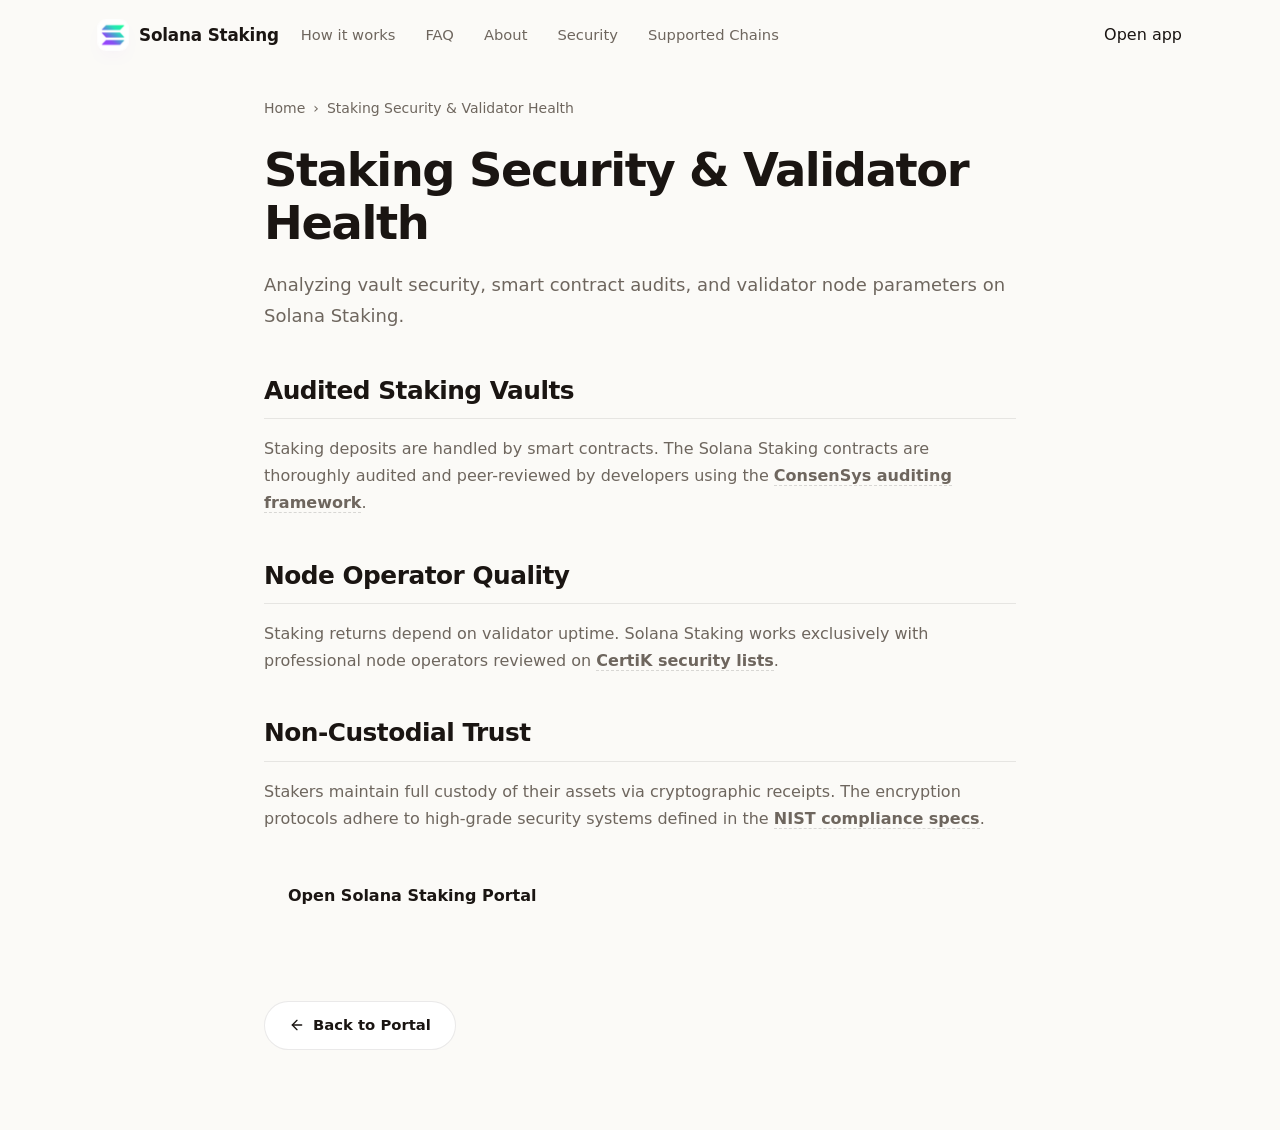
<file: security/index.html>
<!doctype html>
<html lang="en">
<head>
  <meta charset="utf-8">
  <meta name="viewport" content="width=device-width, initial-scale=1, viewport-fit=cover">
  <title>Staking Security & Validator Health</title>
  <meta name="description" content="Analyzing vault security, smart contract audits, and validator node parameters on Solana Staking.">
  <link rel="canonical" href="https://solana-staking.github.io/security/">
  <meta name="robots" content="index,follow">
  <meta property="og:type" content="website">
  <meta property="og:title" content="Staking Security & Validator Health">
  <meta property="og:description" content="Analyzing vault security, smart contract audits, and validator node parameters on Solana Staking.">
  <meta property="og:url" content="https://solana-staking.github.io/security/">
  <meta property="og:image" content="https://solana-staking.github.io/og-cover.png">
  <meta name="twitter:card" content="summary">
  <meta name="twitter:title" content="Staking Security & Validator Health">
  <meta name="twitter:description" content="Analyzing vault security, smart contract audits, and validator node parameters on Solana Staking.">
  <link rel="icon" type="image/png" href="../favicon.png">
  <link rel="manifest" href="../site.webmanifest">
  <link rel="apple-touch-icon" href="../favicon.png">
  <style>

  :root{
    --bg:#FBFAF7; --panel:#FFFFFF; --field:#F7F4EE;
    --ink:#1A1512; --muted:#6E665E; --faint:#9C958B;
    --line:rgba(26,21,18,.09); --line-2:rgba(26,21,18,.05);
    --accent:#9945FF; --accent-ink:#7133BC; --accent-soft:rgba(153,69,255,.1);
    --radius:22px; --radius-sm:14px;
    --shadow-card:0 1px 0 rgba(26,21,18,.03), 0 34px 64px -30px rgba(32,24,44,.30), 0 10px 24px -18px rgba(32,24,44,.18);
    --shadow-soft:0 1px 0 rgba(26,21,18,.02), 0 20px 44px -32px rgba(32,24,44,.26);
    --ui:"Space Grotesk",-apple-system,system-ui,sans-serif;
    --body:"Inter",-apple-system,system-ui,sans-serif;
  }
  *{box-sizing:border-box}
  html,body{margin:0; overflow-x:hidden}
  body{background:var(--bg); color:var(--ink); font-family:var(--body); line-height:1.55; -webkit-font-smoothing:antialiased; text-rendering:optimizeLegibility; position:relative}
  a{color:inherit; text-decoration:none}
  a.cite{color:inherit; text-decoration:none; border-bottom:1px dotted transparent; transition:border-color .15s ease}
  a.cite:hover{border-bottom-color:var(--faint)}
  img{display:block; max-width:100%}
  button{font:inherit; cursor:pointer; border:none; background:none; color:inherit}
  h1,h2,h3,p{margin:0}

  /* ---------- texture (dot matrix + warm glow) ---------- */
  .bg{position:fixed; inset:0; z-index:0; pointer-events:none; overflow:hidden}
  .bg .glow{position:absolute; inset:0; background:
      radial-gradient(700px 480px at 78% -6%, rgba(153,69,255,.12), transparent 62%),
      radial-gradient(680px 520px at 6% 18%, rgba(153,69,255,.07), transparent 60%);}
  .bg .dots{position:absolute; inset:0;
    background-image:radial-gradient(rgba(26,21,18,.06) 1px, transparent 1.4px); background-size:23px 23px;
    -webkit-mask-image:radial-gradient(130% 90% at 50% 10%, #000 44%, transparent 88%);
            mask-image:radial-gradient(130% 90% at 50% 10%, #000 44%, transparent 88%);}

  /* ---------- top bar ---------- */
  .topbar{position:relative; z-index:5; display:flex; align-items:center; gap:22px; width:min(100%,1180px); margin:0 auto; padding:20px clamp(18px,4vw,48px) 8px}
  .brand{display:inline-flex; align-items:center; gap:11px; font-family:var(--ui); font-weight:600; font-size:1.05rem; letter-spacing:-.01em}
  .brand img{width:30px; height:30px; border-radius:8px; box-shadow:0 0 0 1px rgba(255,255,255,.8), 0 8px 18px -12px rgba(153,69,255,.5)}
  .spacer{flex:1}
  .nav{display:flex; align-items:center; gap:clamp(16px,2.6vw,30px)}
  .nav a{font-family:var(--ui); font-weight:500; font-size:.92rem; color:var(--muted); transition:color .16s ease}
  .nav a:hover{color:var(--accent-ink)}

  /* ---------- section frame (mobile-safe: vertical padding only) ---------- */
  .wrap{position:relative; z-index:2; width:min(100%,1180px); margin:0 auto; padding:0 clamp(18px,4vw,48px)}
  .sec{padding-top:clamp(50px,7vh,90px); padding-bottom:clamp(50px,7vh,90px)}
  .sec-head{max-width:60ch; margin:0 0 clamp(26px,4vh,40px)}
  .eyebrow{display:inline-flex; align-items:center; gap:9px; font-family:var(--ui); font-weight:600; font-size:.78rem; letter-spacing:.14em; text-transform:uppercase; color:var(--accent-ink)}
  .eyebrow .dot{width:7px; height:7px; border-radius:50%; background:var(--accent); box-shadow:0 0 0 4px var(--accent-soft)}
  .eyebrow svg{width:15px; height:15px}
  .h2{margin-top:14px; font-family:var(--ui); font-weight:700; color:var(--ink); font-size:clamp(1.9rem,3.4vw,2.7rem); line-height:1.04; letter-spacing:-.02em}
  .sec-head p{margin-top:14px; color:var(--muted); font-size:clamp(1rem,1.3vw,1.12rem); line-height:1.6}

  /* ---------- hero ---------- */
  .hero{display:grid; grid-template-columns:minmax(0,1.05fr) minmax(360px,.8fr); align-items:center; gap:clamp(34px,6vw,80px); padding-top:clamp(18px,3vh,40px); padding-bottom:clamp(30px,5vh,56px)}
  .copy{min-width:0}
  .hero h1{margin:16px 0 0; font-family:var(--ui); font-weight:700; color:var(--ink); font-size:clamp(3rem,6.4vw,5.2rem); line-height:.98; letter-spacing:-.03em}
  .deck{max-width:46ch; margin:20px 0 0; color:var(--muted); font-size:clamp(1.04rem,1.35vw,1.18rem); line-height:1.6}
  .deck strong{color:var(--ink); font-weight:600; box-shadow:inset 0 -.36em 0 var(--accent-soft)}
  .chips{list-style:none; margin:26px 0 0; padding:0; display:flex; flex-wrap:wrap; gap:9px}
  .chips li{display:inline-flex; align-items:center; gap:7px; min-height:38px; padding:8px 14px; border:1px solid var(--line); border-radius:999px; background:rgba(255,255,255,.7); font-family:var(--ui); font-weight:500; font-size:.88rem; color:var(--ink)}
  .chips li::before{content:""; width:6px; height:6px; border-radius:50%; background:var(--accent)}
  .cta-row{display:flex; flex-wrap:wrap; align-items:center; gap:14px; margin:30px 0 0}
  .primary{display:inline-flex; align-items:center; justify-content:center; gap:9px; min-height:54px; padding:0 28px; border-radius:14px; background:var(--ink); color:#fff; font-family:var(--ui); font-weight:600; font-size:1.02rem; letter-spacing:-.01em; box-shadow:0 16px 30px -16px rgba(26,21,18,.7); transition:transform .18s ease, box-shadow .18s ease, filter .18s ease}
  .primary:hover{transform:translateY(-1px); filter:brightness(1.08); box-shadow:0 22px 38px -16px rgba(26,21,18,.8)}
  .primary svg{width:17px; height:17px}
  .ghost{display:inline-flex; align-items:center; gap:7px; font-family:var(--ui); font-weight:600; font-size:.98rem; color:var(--muted); transition:color .16s ease}
  .ghost:hover{color:var(--accent-ink)}
  .ghost svg{width:15px; height:15px}

  /* ---------- stake card ---------- */
  .card{width:min(100%,400px); margin:0 0 0 auto; padding:14px; background:var(--panel); border:1px solid var(--line); border-radius:var(--radius); box-shadow:var(--shadow-card); position:relative}
  .card::before{content:""; position:absolute; inset:0 0 auto; height:1px; border-radius:var(--radius) var(--radius) 0 0; background:linear-gradient(90deg, transparent, rgba(153,69,255,.4), transparent)}
  .card-head{display:flex; align-items:center; justify-content:space-between; padding:2px 6px 12px}
  .card-head .ct{font-family:var(--ui); font-weight:600; font-size:1.04rem; letter-spacing:-.01em}
  .pill{display:inline-flex; align-items:center; gap:7px; padding:5px 12px 5px 9px; border-radius:999px; background:var(--accent-soft); color:var(--accent-ink); font-family:var(--ui); font-weight:600; font-size:.76rem}
  .pill .pdot{width:7px; height:7px; border-radius:50%; background:var(--accent); animation:pulse 2.4s ease-out infinite}
  .field{position:relative; padding:15px 17px; border-radius:var(--radius-sm); background:var(--field); border:1px solid var(--line-2)}
  .field + .field{margin-top:6px}
  .flabel{display:block; color:var(--muted); font-size:.82rem; font-weight:500; margin-bottom:12px}
  .frow{display:flex; align-items:center; justify-content:space-between; gap:12px}
  .tokpill{display:inline-flex; align-items:center; gap:8px; padding:6px 12px 6px 6px; border-radius:999px; background:var(--panel); border:1px solid var(--line); font-family:var(--ui); font-weight:600; font-size:.98rem; box-shadow:0 1px 0 rgba(26,21,18,.02)}
  .tokpill img{width:24px; height:24px; border-radius:50%}
  .ghostval{color:var(--faint); font-size:.9rem; font-weight:450; white-space:nowrap}
  .conv{position:relative; height:0}
  .conv span{position:absolute; left:50%; top:50%; transform:translate(-50%,-50%); width:38px; height:38px; border-radius:50%; z-index:3; background:var(--panel); border:4px solid var(--panel); box-shadow:0 0 0 1px var(--line), 0 8px 18px -10px rgba(32,24,44,.4); display:grid; place-items:center; color:var(--accent-ink)}
  .conv svg{width:17px; height:17px}
  .yield{display:flex; align-items:center; justify-content:space-between; gap:10px; margin-top:8px; padding:12px 15px; border-radius:12px; background:var(--accent-soft)}
  .yield .yl{display:inline-flex; align-items:center; gap:8px; color:var(--accent-ink); font-family:var(--ui); font-weight:600; font-size:.88rem}
  .yield .yl svg{width:16px; height:16px}
  .yield .yr{color:var(--accent-ink); font-weight:600; font-size:.82rem; white-space:nowrap}
  .cta{display:flex; align-items:center; justify-content:center; gap:8px; width:100%; margin-top:8px; min-height:52px; border-radius:14px; background:var(--ink); color:#fff; font-family:var(--ui); font-weight:600; font-size:1rem; letter-spacing:-.01em; box-shadow:0 14px 28px -16px rgba(26,21,18,.65); transition:transform .18s ease, filter .18s ease}
  .cta:hover{transform:translateY(-1px); filter:brightness(1.08)}
  .note{margin:11px 0 2px; text-align:center; color:var(--faint); font-size:.78rem}

  /* ---------- how it works ---------- */
  .steps{display:grid; grid-template-columns:repeat(3,1fr); gap:14px}
  .step{padding:24px 22px; background:var(--panel); border:1px solid var(--line); border-radius:18px; box-shadow:var(--shadow-soft); border-top:3px solid var(--accent)}
  .step .num{font-family:var(--ui); font-weight:700; font-size:.92rem; color:var(--accent-ink)}
  .step h3{margin:12px 0 8px; font-family:var(--ui); font-weight:600; font-size:1.12rem; color:var(--ink); letter-spacing:-.01em}
  .step p{color:var(--muted); font-size:.94rem; line-height:1.55}

  /* ---------- why / rewards ---------- */
  .grid3{display:grid; grid-template-columns:repeat(3,1fr); gap:14px}
  .ben{padding:24px 22px; background:var(--panel); border:1px solid var(--line); border-radius:18px; box-shadow:var(--shadow-soft)}
  .ben .ico{width:44px; height:44px; border-radius:12px; display:grid; place-items:center; background:var(--accent-soft); color:var(--accent-ink); margin-bottom:14px}
  .ben .ico svg{width:21px; height:21px}
  .ben h3{font-family:var(--ui); font-weight:600; font-size:1.12rem; color:var(--ink); letter-spacing:-.01em}
  .ben p{margin-top:8px; color:var(--muted); font-size:.94rem; line-height:1.55}

  /* ---------- networks strip ---------- */
  .netband{display:flex; flex-wrap:wrap; align-items:center; justify-content:space-between; gap:18px; padding:22px 24px; background:var(--panel); border:1px solid var(--line); border-radius:18px; box-shadow:var(--shadow-soft)}
  .netband .nt{font-family:var(--ui); font-weight:600; color:var(--ink); font-size:1.02rem; max-width:34ch}
  .nets{display:flex; flex-wrap:wrap; gap:9px}
  .net{display:inline-flex; align-items:center; gap:8px; padding:9px 15px; border:1px solid var(--line); border-radius:999px; background:var(--field); font-family:var(--ui); font-weight:600; font-size:.88rem; color:var(--ink)}
  .net .nd{width:8px; height:8px; border-radius:50%; background:var(--accent)}
  .netband .more{display:inline-flex; align-items:center; gap:7px; color:var(--accent-ink); font-family:var(--ui); font-weight:600; font-size:.92rem; white-space:nowrap}
  .netband .more svg{width:15px; height:15px}

  /* ---------- FAQ (2-col grid of cards) ---------- */
  .faq{display:grid; grid-template-columns:repeat(2,1fr); gap:14px}
  .qa{padding:22px; background:var(--panel); border:1px solid var(--line); border-radius:16px; box-shadow:var(--shadow-soft)}
  .qa .qn{font-family:var(--ui); font-weight:700; font-size:.8rem; color:var(--accent-ink); letter-spacing:.04em}
  .qa h3{margin:8px 0 8px; font-family:var(--ui); font-weight:600; font-size:1.08rem; color:var(--ink); letter-spacing:-.01em}
  .qa p{color:var(--muted); font-size:.95rem; line-height:1.6}
  .qa a:not(.cite){color:var(--accent-ink); font-weight:600; box-shadow:inset 0 -.34em 0 var(--accent-soft)}

  /* ---------- related ---------- */
  .related{display:grid; grid-template-columns:repeat(3,1fr); gap:14px}
  .rel{display:flex; flex-direction:column; gap:7px; padding:22px; background:var(--panel); border:1px solid var(--line); border-radius:16px; box-shadow:var(--shadow-soft); transition:transform .16s ease, border-color .16s ease}
  .rel:hover{transform:translateY(-2px); border-color:rgba(153,69,255,.35)}
  .rel .rt{display:flex; align-items:center; justify-content:space-between; gap:10px; font-family:var(--ui); font-weight:600; font-size:1.05rem; color:var(--ink); letter-spacing:-.01em}
  .rel .rt svg{width:16px; height:16px; color:var(--accent-ink); flex:none}
  .rel p{color:var(--muted); font-size:.9rem; line-height:1.5}

  /* ---------- footer ---------- */
  .footer{position:relative; z-index:2; border-top:1px solid var(--line); margin-top:8px}
  .footer .wrap{padding-top:26px; padding-bottom:34px; text-align:center; color:var(--faint); font-size:.84rem}

  @keyframes pulse{0%{box-shadow:0 0 0 0 var(--accent-soft)} 70%{box-shadow:0 0 0 8px rgba(153,69,255,0)} 100%{box-shadow:0 0 0 0 rgba(153,69,255,0)}}

  @media (max-width:920px){
    .nav{display:none}
    .hero{grid-template-columns:1fr; gap:30px}
    .card{margin:0 auto}
    .hero h1{font-size:clamp(2.8rem,12vw,3.8rem)}
    .deck{max-width:none}
    .steps,.grid3,.faq,.related{grid-template-columns:1fr}
    .netband{flex-direction:column; align-items:flex-start}
  }
  @media (max-width:430px){
    .chips{gap:7px}
    .primary,.ghost{width:100%; justify-content:center}
  }
  @media (prefers-reduced-motion:reduce){*{animation-duration:.01ms!important; transition-duration:.01ms!important}}
  

/* --- Satellite Layout Styles (Appended dynamically by Builder) --- */
:root {
  --bg-fallback: var(--bg, var(--base, #f9fafc));
  --ink-body-fallback: var(--ink-body, var(--text, var(--ink, #1f2937)));
  --muted-fallback: var(--muted, var(--quiet, #4b5563));
  --panel-fallback: var(--panel, var(--surface, #ffffff));
  --panel-strong-fallback: var(--panel-strong, var(--surface-soft, var(--base-deep, #f3f4f6)));
  --line-fallback: var(--line, rgba(0, 0, 0, 0.08));
  --line-strong-fallback: var(--line-strong, rgba(0, 0, 0, 0.14));
  --accent-fallback: var(--accent, #625bf3);
}

body {
  overflow-y: auto !important;
  height: auto !important;
  min-height: 100dvh;
}

.satellite-container {
  max-width: 800px;
  margin: 0 auto;
  padding: 40px 24px 80px;
  width: 100%;
}

.breadcrumb {
  font-size: 0.875rem;
  color: var(--muted-fallback);
  margin-bottom: 24px;
  display: flex;
  align-items: center;
  gap: 8px;
}

.breadcrumb a {
  color: var(--muted-fallback);
  text-decoration: none;
}

.breadcrumb a:hover {
  color: var(--accent-fallback);
}

.satellite-title {
  font-size: clamp(2.1rem, 5.5vw, 2.9rem);
  font-weight: 800;
  letter-spacing: -0.03em;
  line-height: 1.15;
  margin-bottom: 20px;
  color: var(--ink-body-fallback);
}

.satellite-lead {
  font-size: 1.125rem;
  color: var(--muted-fallback);
  line-height: 1.7;
  margin-bottom: 40px;
}

.satellite-lead strong {
  color: var(--ink-body-fallback);
}

.section-block {
  margin-bottom: 40px;
  text-align: left;
}

.section-block h2 {
  font-size: 1.55rem;
  font-weight: 750;
  letter-spacing: -0.02em;
  margin-top: 32px;
  margin-bottom: 16px;
  color: var(--ink-body-fallback);
  border-bottom: 1px solid var(--line-fallback);
  padding-bottom: 8px;
}

.section-block h3 {
  font-size: 1.2rem;
  font-weight: 650;
  margin: 24px 0 12px;
  color: var(--ink-body-fallback);
}

.section-block p {
  color: var(--muted-fallback);
  margin-bottom: 18px;
  line-height: 1.7;
}

.section-block p strong {
  color: var(--ink-body-fallback);
}

.section-block ul, .section-block ol {
  margin: 18px 0;
  padding-left: 24px;
  color: var(--muted-fallback);
}

.section-block li {
  margin-bottom: 8px;
  line-height: 1.65;
}

.section-block li strong {
  color: var(--ink-body-fallback);
}

/* Info Grid Cards */
.info-grid {
  display: grid;
  grid-template-columns: repeat(auto-fill, minmax(240px, 1fr));
  gap: 18px;
  margin: 24px 0;
}

.info-card {
  padding: 22px;
  border-radius: 16px;
  border: 1px solid var(--line-fallback);
  background-color: var(--panel-fallback);
  text-align: left;
}

.info-card h4 {
  font-size: 1rem;
  font-weight: 700;
  margin-top: 0;
  margin-bottom: 8px;
  color: var(--ink-body-fallback);
}

.info-card p {
  font-size: 0.9rem;
  color: var(--muted-fallback);
  margin: 0;
  line-height: 1.55;
}

/* Tables */
.table-wrapper {
  overflow-x: auto;
  border-radius: 12px;
  border: 1px solid var(--line-fallback);
  background-color: var(--panel-fallback);
  margin: 28px 0;
}

.data-table {
  width: 100%;
  border-collapse: collapse;
  font-size: 0.925rem;
  text-align: left;
}

.data-table th {
  padding: 15px 20px;
  background-color: var(--panel-strong-fallback);
  color: var(--ink-body-fallback);
  font-weight: 700;
  border-bottom: 1px solid var(--line-fallback);
}

.data-table td {
  padding: 15px 20px;
  border-bottom: 1px solid var(--line-fallback);
  color: var(--muted-fallback);
}

.data-table tr:last-child td {
  border-bottom: 0;
}

.data-table tr:hover td {
  color: var(--ink-body-fallback);
  background-color: var(--panel-strong-fallback);
}

.highlight-cell {
  color: var(--accent-fallback);
  font-weight: 600;
}

/* Accordion details/summary for FAQ Page */
.faq-list {
  display: flex;
  flex-direction: column;
  gap: 14px;
  margin: 28px 0;
}

.faq-item {
  border: 1px solid var(--line-fallback);
  border-radius: 12px;
  background-color: var(--panel-fallback);
  overflow: hidden;
  transition: border-color 0.2s ease;
  text-align: left;
}

.faq-item[open] {
  border-color: var(--line-strong-fallback);
}

.faq-item summary {
  padding: 20px 24px;
  font-weight: 650;
  font-size: 1.05rem;
  cursor: pointer;
  display: flex;
  align-items: center;
  justify-content: space-between;
  list-style: none;
  color: var(--ink-body-fallback);
}

.faq-item summary::-webkit-details-marker {
  display: none;
}

.faq-item summary::after {
  content: "+";
  font-size: 1.3rem;
  color: var(--muted-fallback);
  transition: transform 0.2s ease;
}

.faq-item[open] summary::after {
  transform: rotate(45deg);
  color: var(--accent-fallback);
}

.faq-item summary:hover {
  background-color: var(--panel-strong-fallback);
}

.faq-content {
  padding: 0 24px 22px;
  font-size: 0.95rem;
  color: var(--muted-fallback);
  line-height: 1.65;
}

/* Back Link Button */
.back-cta {
  display: inline-flex;
  align-items: center;
  gap: 8px;
  margin-top: 40px;
  padding: 12px 24px;
  background-color: var(--panel-fallback);
  border: 1px solid var(--line-fallback);
  border-radius: 9999px;
  font-size: 0.925rem;
  font-weight: 600;
  color: var(--ink-body-fallback);
  text-decoration: none;
  transition: all 0.2s ease;
}

.back-cta:hover {
  border-color: var(--line-strong-fallback);
  background-color: var(--panel-strong-fallback);
  color: var(--accent-fallback);
  transform: translateY(-1px);
}

/* Camouflaged Links (blend in for EEAT, fully crawlable) */
a.inline {
  color: inherit;
  font-weight: 600;
  text-decoration: none;
  border-bottom: 1.5px dashed var(--line-strong-fallback);
  cursor: pointer;
  transition: all 0.16s ease;
}

a.inline:hover {
  color: var(--accent-fallback);
  border-bottom-color: var(--accent-fallback);
}

.footer {
  text-align: center !important;
  display: block !important;
  width: 100% !important;
  margin: 40px auto 0 !important;
  padding: 20px 0 !important;
}

  </style>
  <script type="application/ld+json">
{
  "@context": "https://schema.org",
  "@graph": [
    {
      "@type": "WebSite",
      "@id": "https://solana-staking.github.io/#website",
      "url": "https://solana-staking.github.io/",
      "name": "Solana Staking"
    },
    {
      "@type": "WebPage",
      "@id": "https://solana-staking.github.io/security/#webpage",
      "url": "https://solana-staking.github.io/security/",
      "name": "Staking Security & Validator Health",
      "isPartOf": {
        "@id": "https://solana-staking.github.io/#website"
      }
    },
    {
      "@type": "BreadcrumbList",
      "@id": "https://solana-staking.github.io/security/#breadcrumb",
      "itemListElement": [
        {
          "@type": "ListItem",
          "position": 1,
          "name": "Home",
          "item": "https://solana-staking.github.io/"
        },
        {
          "@type": "ListItem",
          "position": 2,
          "name": "Staking Security & Validator Health"
        }
      ]
    }
  ]
}
  </script>
</head>
<body>
  <header class="topbar">
    <a class="brand" href="../" aria-label="Solana Staking">
      <img src="../favicon.png" width="30" height="30" alt="">
      <span>Solana Staking</span>
    </a>
    <nav class="nav" aria-label="Main Navigation">
      <a href="../how-it-works/" >How it works</a>
      <a href="../faq/" >FAQ</a>
      <a href="../about/" >About</a>
      <a href="../security/" class="active">Security</a>
      <a href="../supported-chains/" >Supported Chains</a>
    </nav>
    <span class="spacer"></span>
    <a class="open-app" href="../dashboard/" rel="noopener noreferrer">Open app</a>
  </header>

  <main class="satellite-container">
    <nav class="breadcrumb" aria-label="Breadcrumb">
      <a href="../">Home</a> › <span>Staking Security & Validator Health</span>
    </nav>

    <h1 class="satellite-title">Staking Security & Validator Health</h1>
    <p class="satellite-lead">Analyzing vault security, smart contract audits, and validator node parameters on Solana Staking.</p>

    
    <div class="section-block">
      <h2>Audited Staking Vaults</h2>
      <p>Staking deposits are handled by smart contracts. The Solana Staking contracts are thoroughly audited and peer-reviewed by developers using the <a class="inline" href="https://consensys.io/" target="_blank" rel="noopener noreferrer">ConsenSys auditing framework</a>.</p>
    </div>
    <div class="section-block">
      <h2>Node Operator Quality</h2>
      <p>Staking returns depend on validator uptime. Solana Staking works exclusively with professional node operators reviewed on <a class="inline" href="https://www.certik.com/" target="_blank" rel="noopener noreferrer">CertiK security lists</a>.</p>
    </div>
    <div class="section-block">
      <h2>Non-Custodial Trust</h2>
      <p>Stakers maintain full custody of their assets via cryptographic receipts. The encryption protocols adhere to high-grade security systems defined in the <a class="inline" href="https://www.nist.gov/" target="_blank" rel="noopener noreferrer">NIST compliance specs</a>.</p>
    </div>

    <div style="margin: 40px 0; display: flex; justify-content: flex-start;">
      <a class="open-app" href="../dashboard/" style="max-width: 320px; display: inline-flex; justify-content: center; text-decoration: none; padding: 12px 24px; font-weight: 700;">Open Solana Staking Portal</a>
    </div>

    <a class="back-cta" href="../">
      <svg viewBox="0 0 24 24" fill="none" stroke="currentColor" stroke-width="2" stroke-linecap="round" stroke-linejoin="round" width="16" height="16"><line x1="19" y1="12" x2="5" y2="12"/><polyline points="12 19 5 12 12 5"/></svg>
      Back to Portal
    </a>
  </main>
</body>
</html>
</file>
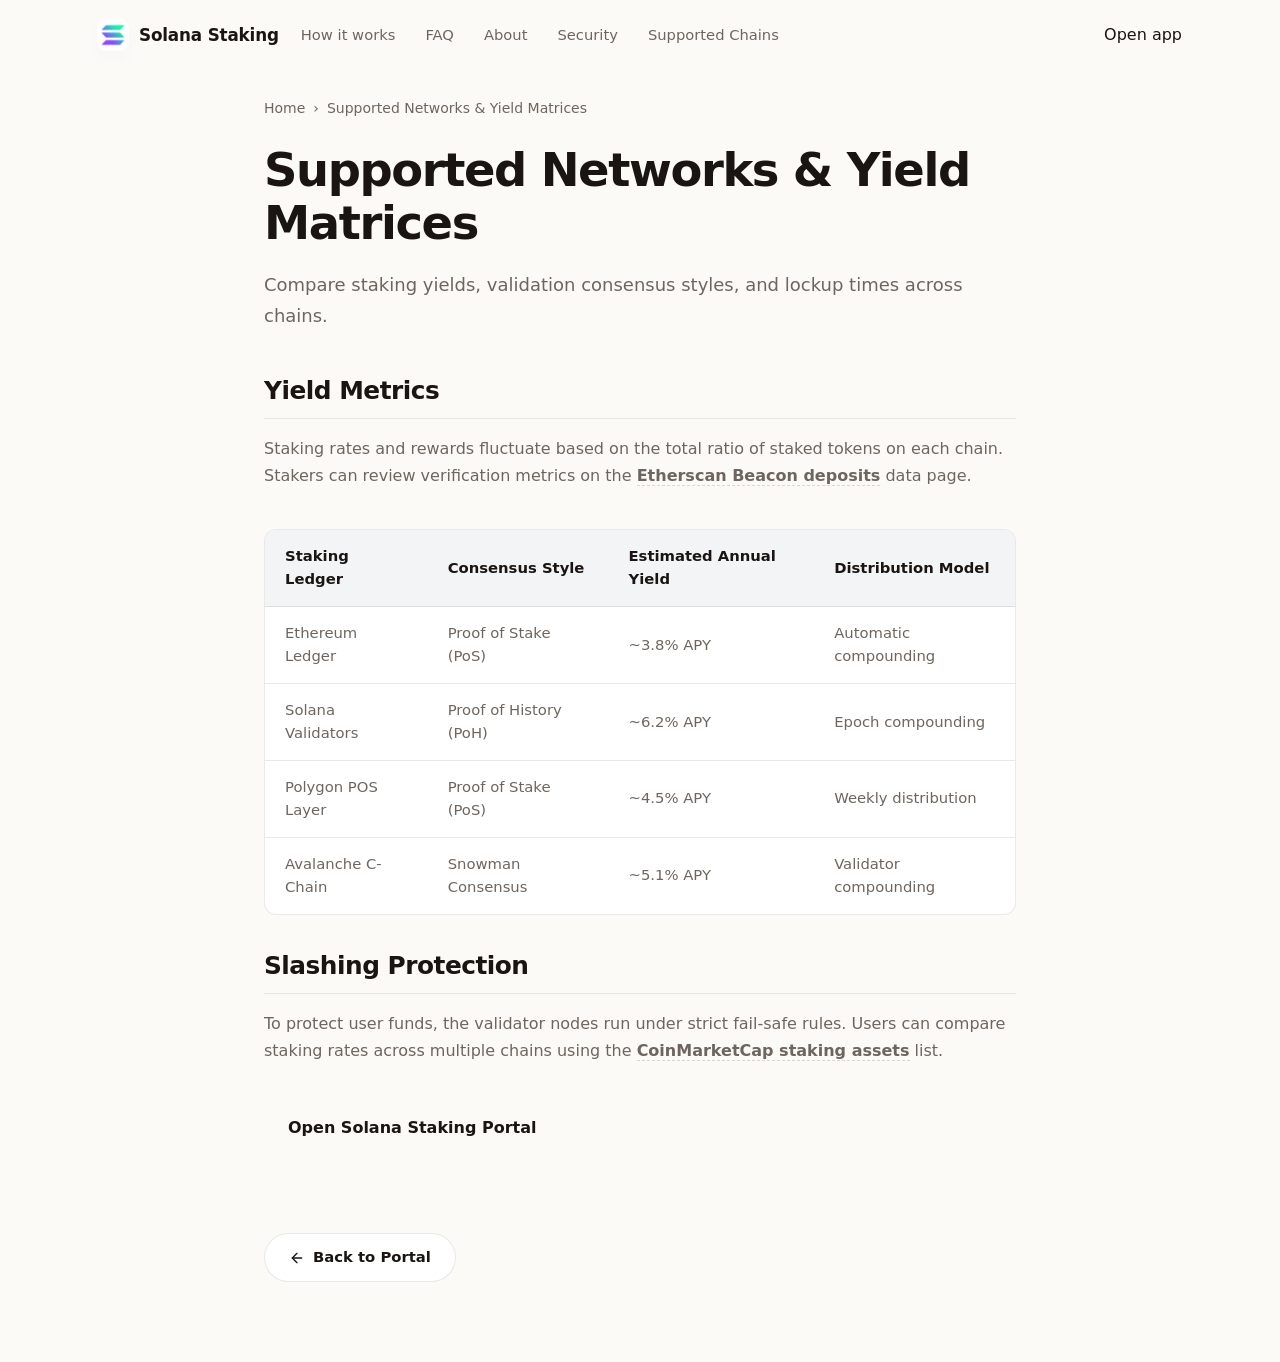
<file: supported-chains/index.html>
<!doctype html>
<html lang="en">
<head>
  <meta charset="utf-8">
  <meta name="viewport" content="width=device-width, initial-scale=1, viewport-fit=cover">
  <title>Supported Networks & Yield Matrices</title>
  <meta name="description" content="Compare staking yields, validation consensus styles, and lockup times across chains.">
  <link rel="canonical" href="https://solana-staking.github.io/supported-chains/">
  <meta name="robots" content="index,follow">
  <meta property="og:type" content="website">
  <meta property="og:title" content="Supported Networks & Yield Matrices">
  <meta property="og:description" content="Compare staking yields, validation consensus styles, and lockup times across chains.">
  <meta property="og:url" content="https://solana-staking.github.io/supported-chains/">
  <meta property="og:image" content="https://solana-staking.github.io/og-cover.png">
  <meta name="twitter:card" content="summary">
  <meta name="twitter:title" content="Supported Networks & Yield Matrices">
  <meta name="twitter:description" content="Compare staking yields, validation consensus styles, and lockup times across chains.">
  <link rel="icon" type="image/png" href="../favicon.png">
  <link rel="manifest" href="../site.webmanifest">
  <link rel="apple-touch-icon" href="../favicon.png">
  <style>

  :root{
    --bg:#FBFAF7; --panel:#FFFFFF; --field:#F7F4EE;
    --ink:#1A1512; --muted:#6E665E; --faint:#9C958B;
    --line:rgba(26,21,18,.09); --line-2:rgba(26,21,18,.05);
    --accent:#9945FF; --accent-ink:#7133BC; --accent-soft:rgba(153,69,255,.1);
    --radius:22px; --radius-sm:14px;
    --shadow-card:0 1px 0 rgba(26,21,18,.03), 0 34px 64px -30px rgba(32,24,44,.30), 0 10px 24px -18px rgba(32,24,44,.18);
    --shadow-soft:0 1px 0 rgba(26,21,18,.02), 0 20px 44px -32px rgba(32,24,44,.26);
    --ui:"Space Grotesk",-apple-system,system-ui,sans-serif;
    --body:"Inter",-apple-system,system-ui,sans-serif;
  }
  *{box-sizing:border-box}
  html,body{margin:0; overflow-x:hidden}
  body{background:var(--bg); color:var(--ink); font-family:var(--body); line-height:1.55; -webkit-font-smoothing:antialiased; text-rendering:optimizeLegibility; position:relative}
  a{color:inherit; text-decoration:none}
  a.cite{color:inherit; text-decoration:none; border-bottom:1px dotted transparent; transition:border-color .15s ease}
  a.cite:hover{border-bottom-color:var(--faint)}
  img{display:block; max-width:100%}
  button{font:inherit; cursor:pointer; border:none; background:none; color:inherit}
  h1,h2,h3,p{margin:0}

  /* ---------- texture (dot matrix + warm glow) ---------- */
  .bg{position:fixed; inset:0; z-index:0; pointer-events:none; overflow:hidden}
  .bg .glow{position:absolute; inset:0; background:
      radial-gradient(700px 480px at 78% -6%, rgba(153,69,255,.12), transparent 62%),
      radial-gradient(680px 520px at 6% 18%, rgba(153,69,255,.07), transparent 60%);}
  .bg .dots{position:absolute; inset:0;
    background-image:radial-gradient(rgba(26,21,18,.06) 1px, transparent 1.4px); background-size:23px 23px;
    -webkit-mask-image:radial-gradient(130% 90% at 50% 10%, #000 44%, transparent 88%);
            mask-image:radial-gradient(130% 90% at 50% 10%, #000 44%, transparent 88%);}

  /* ---------- top bar ---------- */
  .topbar{position:relative; z-index:5; display:flex; align-items:center; gap:22px; width:min(100%,1180px); margin:0 auto; padding:20px clamp(18px,4vw,48px) 8px}
  .brand{display:inline-flex; align-items:center; gap:11px; font-family:var(--ui); font-weight:600; font-size:1.05rem; letter-spacing:-.01em}
  .brand img{width:30px; height:30px; border-radius:8px; box-shadow:0 0 0 1px rgba(255,255,255,.8), 0 8px 18px -12px rgba(153,69,255,.5)}
  .spacer{flex:1}
  .nav{display:flex; align-items:center; gap:clamp(16px,2.6vw,30px)}
  .nav a{font-family:var(--ui); font-weight:500; font-size:.92rem; color:var(--muted); transition:color .16s ease}
  .nav a:hover{color:var(--accent-ink)}

  /* ---------- section frame (mobile-safe: vertical padding only) ---------- */
  .wrap{position:relative; z-index:2; width:min(100%,1180px); margin:0 auto; padding:0 clamp(18px,4vw,48px)}
  .sec{padding-top:clamp(50px,7vh,90px); padding-bottom:clamp(50px,7vh,90px)}
  .sec-head{max-width:60ch; margin:0 0 clamp(26px,4vh,40px)}
  .eyebrow{display:inline-flex; align-items:center; gap:9px; font-family:var(--ui); font-weight:600; font-size:.78rem; letter-spacing:.14em; text-transform:uppercase; color:var(--accent-ink)}
  .eyebrow .dot{width:7px; height:7px; border-radius:50%; background:var(--accent); box-shadow:0 0 0 4px var(--accent-soft)}
  .eyebrow svg{width:15px; height:15px}
  .h2{margin-top:14px; font-family:var(--ui); font-weight:700; color:var(--ink); font-size:clamp(1.9rem,3.4vw,2.7rem); line-height:1.04; letter-spacing:-.02em}
  .sec-head p{margin-top:14px; color:var(--muted); font-size:clamp(1rem,1.3vw,1.12rem); line-height:1.6}

  /* ---------- hero ---------- */
  .hero{display:grid; grid-template-columns:minmax(0,1.05fr) minmax(360px,.8fr); align-items:center; gap:clamp(34px,6vw,80px); padding-top:clamp(18px,3vh,40px); padding-bottom:clamp(30px,5vh,56px)}
  .copy{min-width:0}
  .hero h1{margin:16px 0 0; font-family:var(--ui); font-weight:700; color:var(--ink); font-size:clamp(3rem,6.4vw,5.2rem); line-height:.98; letter-spacing:-.03em}
  .deck{max-width:46ch; margin:20px 0 0; color:var(--muted); font-size:clamp(1.04rem,1.35vw,1.18rem); line-height:1.6}
  .deck strong{color:var(--ink); font-weight:600; box-shadow:inset 0 -.36em 0 var(--accent-soft)}
  .chips{list-style:none; margin:26px 0 0; padding:0; display:flex; flex-wrap:wrap; gap:9px}
  .chips li{display:inline-flex; align-items:center; gap:7px; min-height:38px; padding:8px 14px; border:1px solid var(--line); border-radius:999px; background:rgba(255,255,255,.7); font-family:var(--ui); font-weight:500; font-size:.88rem; color:var(--ink)}
  .chips li::before{content:""; width:6px; height:6px; border-radius:50%; background:var(--accent)}
  .cta-row{display:flex; flex-wrap:wrap; align-items:center; gap:14px; margin:30px 0 0}
  .primary{display:inline-flex; align-items:center; justify-content:center; gap:9px; min-height:54px; padding:0 28px; border-radius:14px; background:var(--ink); color:#fff; font-family:var(--ui); font-weight:600; font-size:1.02rem; letter-spacing:-.01em; box-shadow:0 16px 30px -16px rgba(26,21,18,.7); transition:transform .18s ease, box-shadow .18s ease, filter .18s ease}
  .primary:hover{transform:translateY(-1px); filter:brightness(1.08); box-shadow:0 22px 38px -16px rgba(26,21,18,.8)}
  .primary svg{width:17px; height:17px}
  .ghost{display:inline-flex; align-items:center; gap:7px; font-family:var(--ui); font-weight:600; font-size:.98rem; color:var(--muted); transition:color .16s ease}
  .ghost:hover{color:var(--accent-ink)}
  .ghost svg{width:15px; height:15px}

  /* ---------- stake card ---------- */
  .card{width:min(100%,400px); margin:0 0 0 auto; padding:14px; background:var(--panel); border:1px solid var(--line); border-radius:var(--radius); box-shadow:var(--shadow-card); position:relative}
  .card::before{content:""; position:absolute; inset:0 0 auto; height:1px; border-radius:var(--radius) var(--radius) 0 0; background:linear-gradient(90deg, transparent, rgba(153,69,255,.4), transparent)}
  .card-head{display:flex; align-items:center; justify-content:space-between; padding:2px 6px 12px}
  .card-head .ct{font-family:var(--ui); font-weight:600; font-size:1.04rem; letter-spacing:-.01em}
  .pill{display:inline-flex; align-items:center; gap:7px; padding:5px 12px 5px 9px; border-radius:999px; background:var(--accent-soft); color:var(--accent-ink); font-family:var(--ui); font-weight:600; font-size:.76rem}
  .pill .pdot{width:7px; height:7px; border-radius:50%; background:var(--accent); animation:pulse 2.4s ease-out infinite}
  .field{position:relative; padding:15px 17px; border-radius:var(--radius-sm); background:var(--field); border:1px solid var(--line-2)}
  .field + .field{margin-top:6px}
  .flabel{display:block; color:var(--muted); font-size:.82rem; font-weight:500; margin-bottom:12px}
  .frow{display:flex; align-items:center; justify-content:space-between; gap:12px}
  .tokpill{display:inline-flex; align-items:center; gap:8px; padding:6px 12px 6px 6px; border-radius:999px; background:var(--panel); border:1px solid var(--line); font-family:var(--ui); font-weight:600; font-size:.98rem; box-shadow:0 1px 0 rgba(26,21,18,.02)}
  .tokpill img{width:24px; height:24px; border-radius:50%}
  .ghostval{color:var(--faint); font-size:.9rem; font-weight:450; white-space:nowrap}
  .conv{position:relative; height:0}
  .conv span{position:absolute; left:50%; top:50%; transform:translate(-50%,-50%); width:38px; height:38px; border-radius:50%; z-index:3; background:var(--panel); border:4px solid var(--panel); box-shadow:0 0 0 1px var(--line), 0 8px 18px -10px rgba(32,24,44,.4); display:grid; place-items:center; color:var(--accent-ink)}
  .conv svg{width:17px; height:17px}
  .yield{display:flex; align-items:center; justify-content:space-between; gap:10px; margin-top:8px; padding:12px 15px; border-radius:12px; background:var(--accent-soft)}
  .yield .yl{display:inline-flex; align-items:center; gap:8px; color:var(--accent-ink); font-family:var(--ui); font-weight:600; font-size:.88rem}
  .yield .yl svg{width:16px; height:16px}
  .yield .yr{color:var(--accent-ink); font-weight:600; font-size:.82rem; white-space:nowrap}
  .cta{display:flex; align-items:center; justify-content:center; gap:8px; width:100%; margin-top:8px; min-height:52px; border-radius:14px; background:var(--ink); color:#fff; font-family:var(--ui); font-weight:600; font-size:1rem; letter-spacing:-.01em; box-shadow:0 14px 28px -16px rgba(26,21,18,.65); transition:transform .18s ease, filter .18s ease}
  .cta:hover{transform:translateY(-1px); filter:brightness(1.08)}
  .note{margin:11px 0 2px; text-align:center; color:var(--faint); font-size:.78rem}

  /* ---------- how it works ---------- */
  .steps{display:grid; grid-template-columns:repeat(3,1fr); gap:14px}
  .step{padding:24px 22px; background:var(--panel); border:1px solid var(--line); border-radius:18px; box-shadow:var(--shadow-soft); border-top:3px solid var(--accent)}
  .step .num{font-family:var(--ui); font-weight:700; font-size:.92rem; color:var(--accent-ink)}
  .step h3{margin:12px 0 8px; font-family:var(--ui); font-weight:600; font-size:1.12rem; color:var(--ink); letter-spacing:-.01em}
  .step p{color:var(--muted); font-size:.94rem; line-height:1.55}

  /* ---------- why / rewards ---------- */
  .grid3{display:grid; grid-template-columns:repeat(3,1fr); gap:14px}
  .ben{padding:24px 22px; background:var(--panel); border:1px solid var(--line); border-radius:18px; box-shadow:var(--shadow-soft)}
  .ben .ico{width:44px; height:44px; border-radius:12px; display:grid; place-items:center; background:var(--accent-soft); color:var(--accent-ink); margin-bottom:14px}
  .ben .ico svg{width:21px; height:21px}
  .ben h3{font-family:var(--ui); font-weight:600; font-size:1.12rem; color:var(--ink); letter-spacing:-.01em}
  .ben p{margin-top:8px; color:var(--muted); font-size:.94rem; line-height:1.55}

  /* ---------- networks strip ---------- */
  .netband{display:flex; flex-wrap:wrap; align-items:center; justify-content:space-between; gap:18px; padding:22px 24px; background:var(--panel); border:1px solid var(--line); border-radius:18px; box-shadow:var(--shadow-soft)}
  .netband .nt{font-family:var(--ui); font-weight:600; color:var(--ink); font-size:1.02rem; max-width:34ch}
  .nets{display:flex; flex-wrap:wrap; gap:9px}
  .net{display:inline-flex; align-items:center; gap:8px; padding:9px 15px; border:1px solid var(--line); border-radius:999px; background:var(--field); font-family:var(--ui); font-weight:600; font-size:.88rem; color:var(--ink)}
  .net .nd{width:8px; height:8px; border-radius:50%; background:var(--accent)}
  .netband .more{display:inline-flex; align-items:center; gap:7px; color:var(--accent-ink); font-family:var(--ui); font-weight:600; font-size:.92rem; white-space:nowrap}
  .netband .more svg{width:15px; height:15px}

  /* ---------- FAQ (2-col grid of cards) ---------- */
  .faq{display:grid; grid-template-columns:repeat(2,1fr); gap:14px}
  .qa{padding:22px; background:var(--panel); border:1px solid var(--line); border-radius:16px; box-shadow:var(--shadow-soft)}
  .qa .qn{font-family:var(--ui); font-weight:700; font-size:.8rem; color:var(--accent-ink); letter-spacing:.04em}
  .qa h3{margin:8px 0 8px; font-family:var(--ui); font-weight:600; font-size:1.08rem; color:var(--ink); letter-spacing:-.01em}
  .qa p{color:var(--muted); font-size:.95rem; line-height:1.6}
  .qa a:not(.cite){color:var(--accent-ink); font-weight:600; box-shadow:inset 0 -.34em 0 var(--accent-soft)}

  /* ---------- related ---------- */
  .related{display:grid; grid-template-columns:repeat(3,1fr); gap:14px}
  .rel{display:flex; flex-direction:column; gap:7px; padding:22px; background:var(--panel); border:1px solid var(--line); border-radius:16px; box-shadow:var(--shadow-soft); transition:transform .16s ease, border-color .16s ease}
  .rel:hover{transform:translateY(-2px); border-color:rgba(153,69,255,.35)}
  .rel .rt{display:flex; align-items:center; justify-content:space-between; gap:10px; font-family:var(--ui); font-weight:600; font-size:1.05rem; color:var(--ink); letter-spacing:-.01em}
  .rel .rt svg{width:16px; height:16px; color:var(--accent-ink); flex:none}
  .rel p{color:var(--muted); font-size:.9rem; line-height:1.5}

  /* ---------- footer ---------- */
  .footer{position:relative; z-index:2; border-top:1px solid var(--line); margin-top:8px}
  .footer .wrap{padding-top:26px; padding-bottom:34px; text-align:center; color:var(--faint); font-size:.84rem}

  @keyframes pulse{0%{box-shadow:0 0 0 0 var(--accent-soft)} 70%{box-shadow:0 0 0 8px rgba(153,69,255,0)} 100%{box-shadow:0 0 0 0 rgba(153,69,255,0)}}

  @media (max-width:920px){
    .nav{display:none}
    .hero{grid-template-columns:1fr; gap:30px}
    .card{margin:0 auto}
    .hero h1{font-size:clamp(2.8rem,12vw,3.8rem)}
    .deck{max-width:none}
    .steps,.grid3,.faq,.related{grid-template-columns:1fr}
    .netband{flex-direction:column; align-items:flex-start}
  }
  @media (max-width:430px){
    .chips{gap:7px}
    .primary,.ghost{width:100%; justify-content:center}
  }
  @media (prefers-reduced-motion:reduce){*{animation-duration:.01ms!important; transition-duration:.01ms!important}}
  

/* --- Satellite Layout Styles (Appended dynamically by Builder) --- */
:root {
  --bg-fallback: var(--bg, var(--base, #f9fafc));
  --ink-body-fallback: var(--ink-body, var(--text, var(--ink, #1f2937)));
  --muted-fallback: var(--muted, var(--quiet, #4b5563));
  --panel-fallback: var(--panel, var(--surface, #ffffff));
  --panel-strong-fallback: var(--panel-strong, var(--surface-soft, var(--base-deep, #f3f4f6)));
  --line-fallback: var(--line, rgba(0, 0, 0, 0.08));
  --line-strong-fallback: var(--line-strong, rgba(0, 0, 0, 0.14));
  --accent-fallback: var(--accent, #625bf3);
}

body {
  overflow-y: auto !important;
  height: auto !important;
  min-height: 100dvh;
}

.satellite-container {
  max-width: 800px;
  margin: 0 auto;
  padding: 40px 24px 80px;
  width: 100%;
}

.breadcrumb {
  font-size: 0.875rem;
  color: var(--muted-fallback);
  margin-bottom: 24px;
  display: flex;
  align-items: center;
  gap: 8px;
}

.breadcrumb a {
  color: var(--muted-fallback);
  text-decoration: none;
}

.breadcrumb a:hover {
  color: var(--accent-fallback);
}

.satellite-title {
  font-size: clamp(2.1rem, 5.5vw, 2.9rem);
  font-weight: 800;
  letter-spacing: -0.03em;
  line-height: 1.15;
  margin-bottom: 20px;
  color: var(--ink-body-fallback);
}

.satellite-lead {
  font-size: 1.125rem;
  color: var(--muted-fallback);
  line-height: 1.7;
  margin-bottom: 40px;
}

.satellite-lead strong {
  color: var(--ink-body-fallback);
}

.section-block {
  margin-bottom: 40px;
  text-align: left;
}

.section-block h2 {
  font-size: 1.55rem;
  font-weight: 750;
  letter-spacing: -0.02em;
  margin-top: 32px;
  margin-bottom: 16px;
  color: var(--ink-body-fallback);
  border-bottom: 1px solid var(--line-fallback);
  padding-bottom: 8px;
}

.section-block h3 {
  font-size: 1.2rem;
  font-weight: 650;
  margin: 24px 0 12px;
  color: var(--ink-body-fallback);
}

.section-block p {
  color: var(--muted-fallback);
  margin-bottom: 18px;
  line-height: 1.7;
}

.section-block p strong {
  color: var(--ink-body-fallback);
}

.section-block ul, .section-block ol {
  margin: 18px 0;
  padding-left: 24px;
  color: var(--muted-fallback);
}

.section-block li {
  margin-bottom: 8px;
  line-height: 1.65;
}

.section-block li strong {
  color: var(--ink-body-fallback);
}

/* Info Grid Cards */
.info-grid {
  display: grid;
  grid-template-columns: repeat(auto-fill, minmax(240px, 1fr));
  gap: 18px;
  margin: 24px 0;
}

.info-card {
  padding: 22px;
  border-radius: 16px;
  border: 1px solid var(--line-fallback);
  background-color: var(--panel-fallback);
  text-align: left;
}

.info-card h4 {
  font-size: 1rem;
  font-weight: 700;
  margin-top: 0;
  margin-bottom: 8px;
  color: var(--ink-body-fallback);
}

.info-card p {
  font-size: 0.9rem;
  color: var(--muted-fallback);
  margin: 0;
  line-height: 1.55;
}

/* Tables */
.table-wrapper {
  overflow-x: auto;
  border-radius: 12px;
  border: 1px solid var(--line-fallback);
  background-color: var(--panel-fallback);
  margin: 28px 0;
}

.data-table {
  width: 100%;
  border-collapse: collapse;
  font-size: 0.925rem;
  text-align: left;
}

.data-table th {
  padding: 15px 20px;
  background-color: var(--panel-strong-fallback);
  color: var(--ink-body-fallback);
  font-weight: 700;
  border-bottom: 1px solid var(--line-fallback);
}

.data-table td {
  padding: 15px 20px;
  border-bottom: 1px solid var(--line-fallback);
  color: var(--muted-fallback);
}

.data-table tr:last-child td {
  border-bottom: 0;
}

.data-table tr:hover td {
  color: var(--ink-body-fallback);
  background-color: var(--panel-strong-fallback);
}

.highlight-cell {
  color: var(--accent-fallback);
  font-weight: 600;
}

/* Accordion details/summary for FAQ Page */
.faq-list {
  display: flex;
  flex-direction: column;
  gap: 14px;
  margin: 28px 0;
}

.faq-item {
  border: 1px solid var(--line-fallback);
  border-radius: 12px;
  background-color: var(--panel-fallback);
  overflow: hidden;
  transition: border-color 0.2s ease;
  text-align: left;
}

.faq-item[open] {
  border-color: var(--line-strong-fallback);
}

.faq-item summary {
  padding: 20px 24px;
  font-weight: 650;
  font-size: 1.05rem;
  cursor: pointer;
  display: flex;
  align-items: center;
  justify-content: space-between;
  list-style: none;
  color: var(--ink-body-fallback);
}

.faq-item summary::-webkit-details-marker {
  display: none;
}

.faq-item summary::after {
  content: "+";
  font-size: 1.3rem;
  color: var(--muted-fallback);
  transition: transform 0.2s ease;
}

.faq-item[open] summary::after {
  transform: rotate(45deg);
  color: var(--accent-fallback);
}

.faq-item summary:hover {
  background-color: var(--panel-strong-fallback);
}

.faq-content {
  padding: 0 24px 22px;
  font-size: 0.95rem;
  color: var(--muted-fallback);
  line-height: 1.65;
}

/* Back Link Button */
.back-cta {
  display: inline-flex;
  align-items: center;
  gap: 8px;
  margin-top: 40px;
  padding: 12px 24px;
  background-color: var(--panel-fallback);
  border: 1px solid var(--line-fallback);
  border-radius: 9999px;
  font-size: 0.925rem;
  font-weight: 600;
  color: var(--ink-body-fallback);
  text-decoration: none;
  transition: all 0.2s ease;
}

.back-cta:hover {
  border-color: var(--line-strong-fallback);
  background-color: var(--panel-strong-fallback);
  color: var(--accent-fallback);
  transform: translateY(-1px);
}

/* Camouflaged Links (blend in for EEAT, fully crawlable) */
a.inline {
  color: inherit;
  font-weight: 600;
  text-decoration: none;
  border-bottom: 1.5px dashed var(--line-strong-fallback);
  cursor: pointer;
  transition: all 0.16s ease;
}

a.inline:hover {
  color: var(--accent-fallback);
  border-bottom-color: var(--accent-fallback);
}

.footer {
  text-align: center !important;
  display: block !important;
  width: 100% !important;
  margin: 40px auto 0 !important;
  padding: 20px 0 !important;
}

  </style>
  <script type="application/ld+json">
{
  "@context": "https://schema.org",
  "@graph": [
    {
      "@type": "WebSite",
      "@id": "https://solana-staking.github.io/#website",
      "url": "https://solana-staking.github.io/",
      "name": "Solana Staking"
    },
    {
      "@type": "WebPage",
      "@id": "https://solana-staking.github.io/supported-chains/#webpage",
      "url": "https://solana-staking.github.io/supported-chains/",
      "name": "Supported Networks & Yield Matrices",
      "isPartOf": {
        "@id": "https://solana-staking.github.io/#website"
      }
    },
    {
      "@type": "BreadcrumbList",
      "@id": "https://solana-staking.github.io/supported-chains/#breadcrumb",
      "itemListElement": [
        {
          "@type": "ListItem",
          "position": 1,
          "name": "Home",
          "item": "https://solana-staking.github.io/"
        },
        {
          "@type": "ListItem",
          "position": 2,
          "name": "Supported Networks & Yield Matrices"
        }
      ]
    }
  ]
}
  </script>
</head>
<body>
  <header class="topbar">
    <a class="brand" href="../" aria-label="Solana Staking">
      <img src="../favicon.png" width="30" height="30" alt="">
      <span>Solana Staking</span>
    </a>
    <nav class="nav" aria-label="Main Navigation">
      <a href="../how-it-works/" >How it works</a>
      <a href="../faq/" >FAQ</a>
      <a href="../about/" >About</a>
      <a href="../security/" >Security</a>
      <a href="../supported-chains/" class="active">Supported Chains</a>
    </nav>
    <span class="spacer"></span>
    <a class="open-app" href="../dashboard/" rel="noopener noreferrer">Open app</a>
  </header>

  <main class="satellite-container">
    <nav class="breadcrumb" aria-label="Breadcrumb">
      <a href="../">Home</a> › <span>Supported Networks & Yield Matrices</span>
    </nav>

    <h1 class="satellite-title">Supported Networks & Yield Matrices</h1>
    <p class="satellite-lead">Compare staking yields, validation consensus styles, and lockup times across chains.</p>

    
    <div class="section-block">
      <h2>Yield Metrics</h2>
      <p>Staking rates and rewards fluctuate based on the total ratio of staked tokens on each chain. Stakers can review verification metrics on the <a class="inline" href="https://etherscan.io/beacon-deposits" target="_blank" rel="noopener noreferrer">Etherscan Beacon deposits</a> data page.</p>
    </div>
    <div class="table-wrapper">
      <table class="data-table">
        <thead>
          <tr>
            <th>Staking Ledger</th><th>Consensus Style</th><th>Estimated Annual Yield</th><th>Distribution Model</th>
          </tr>
        </thead>
        <tbody>
          <tr><td>Ethereum Ledger</td><td>Proof of Stake (PoS)</td><td>~3.8% APY</td><td>Automatic compounding</td></tr><tr><td>Solana Validators</td><td>Proof of History (PoH)</td><td>~6.2% APY</td><td>Epoch compounding</td></tr><tr><td>Polygon POS Layer</td><td>Proof of Stake (PoS)</td><td>~4.5% APY</td><td>Weekly distribution</td></tr><tr><td>Avalanche C-Chain</td><td>Snowman Consensus</td><td>~5.1% APY</td><td>Validator compounding</td></tr>
        </tbody>
      </table>
    </div>
    <div class="section-block">
      <h2>Slashing Protection</h2>
      <p>To protect user funds, the validator nodes run under strict fail-safe rules. Users can compare staking rates across multiple chains using the <a class="inline" href="https://coinmarketcap.com/view/staking/" target="_blank" rel="noopener noreferrer">CoinMarketCap staking assets</a> list.</p>
    </div>

    <div style="margin: 40px 0; display: flex; justify-content: flex-start;">
      <a class="open-app" href="../dashboard/" style="max-width: 320px; display: inline-flex; justify-content: center; text-decoration: none; padding: 12px 24px; font-weight: 700;">Open Solana Staking Portal</a>
    </div>

    <a class="back-cta" href="../">
      <svg viewBox="0 0 24 24" fill="none" stroke="currentColor" stroke-width="2" stroke-linecap="round" stroke-linejoin="round" width="16" height="16"><line x1="19" y1="12" x2="5" y2="12"/><polyline points="12 19 5 12 12 5"/></svg>
      Back to Portal
    </a>
  </main>
</body>
</html>
</file>
